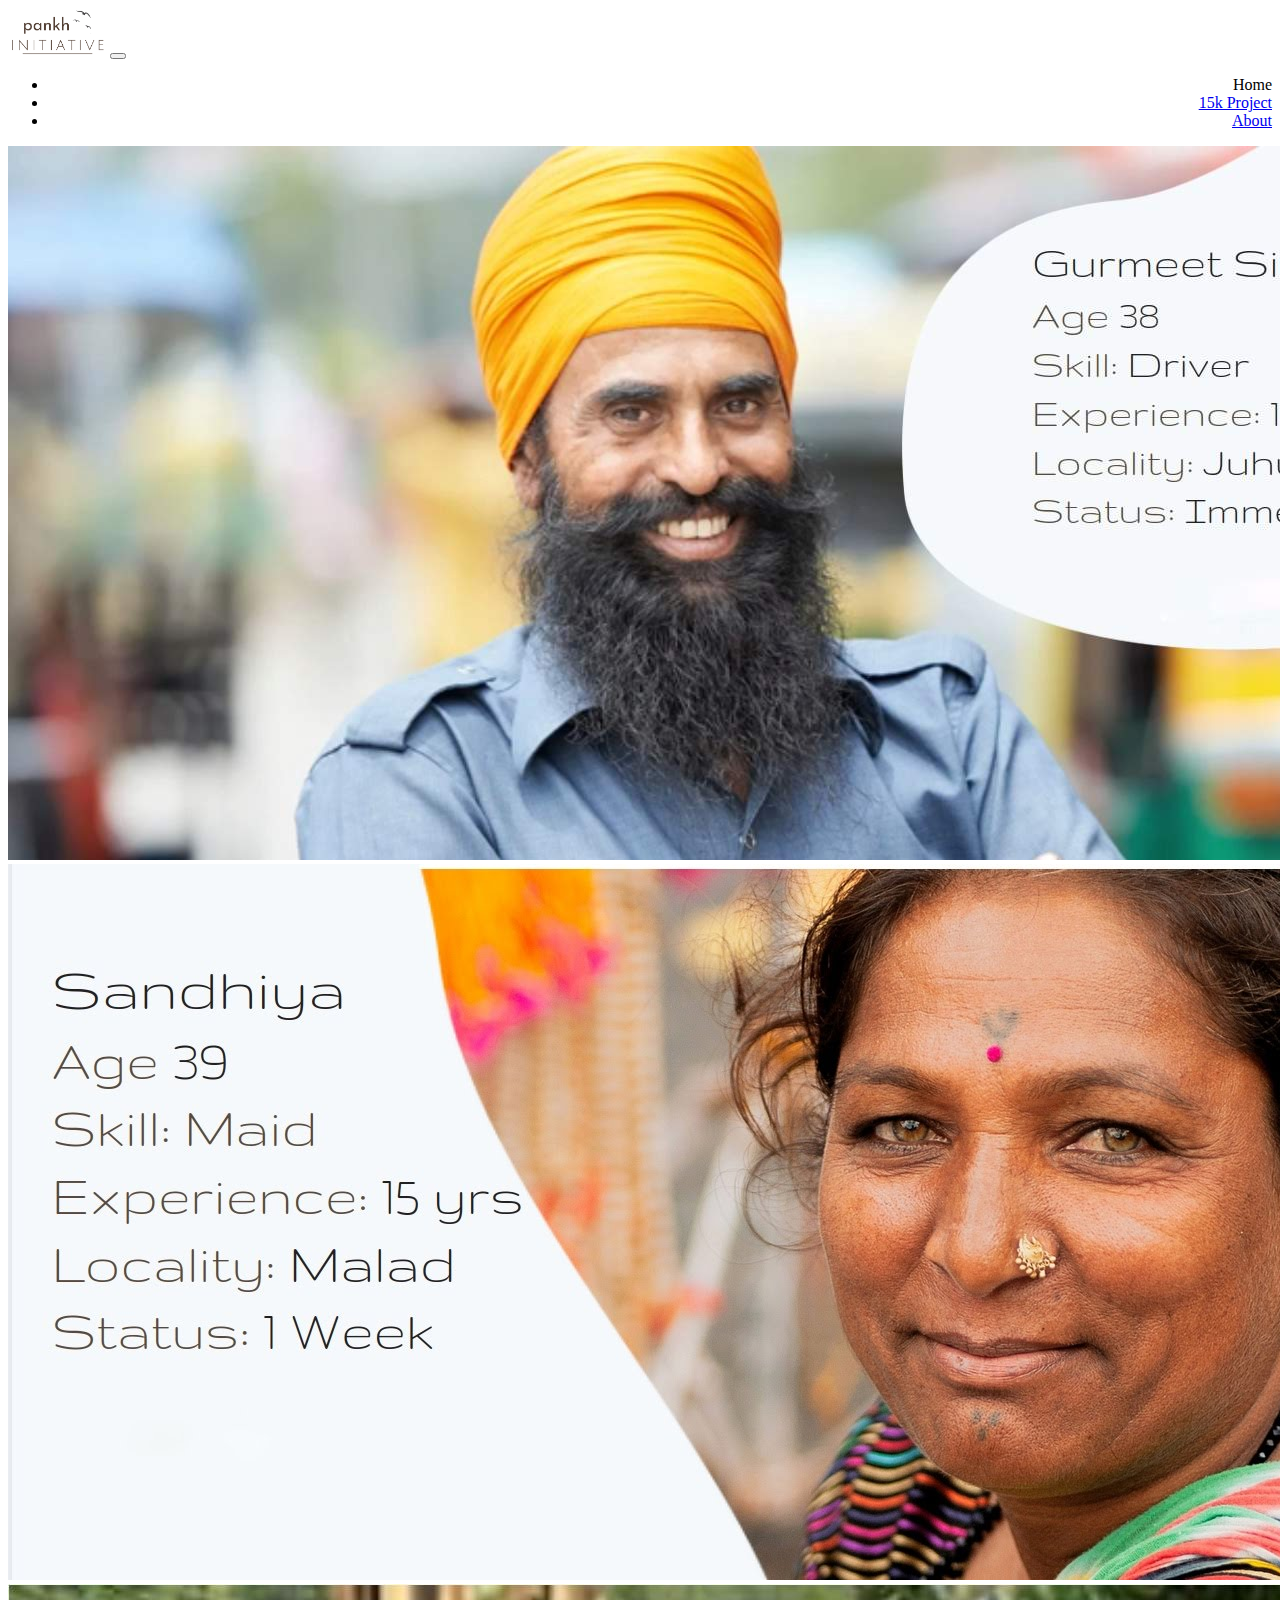
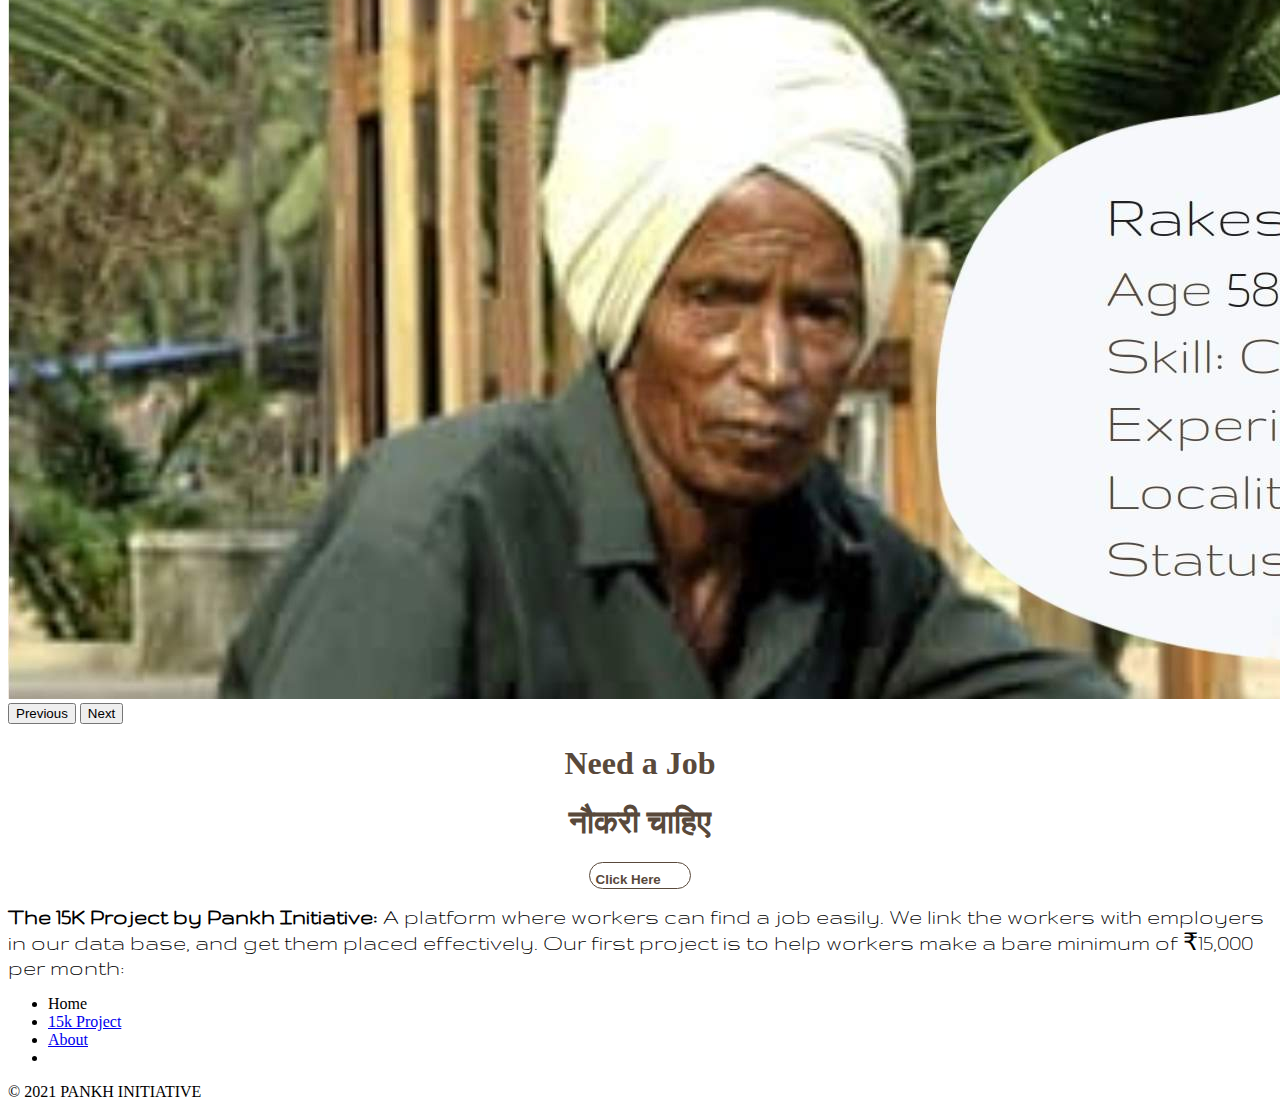
<file: index.html>
<!doctype html>
<html lang="en">

<head>
    <!-- Required meta tags -->
    <meta charset="utf-8">
    <meta name="viewport" content="width=device-width, initial-scale=1">

    <!-- Bootstrap CSS -->
    <link href="https://cdn.jsdelivr.net/npm/bootstrap@5.1.0/dist/css/bootstrap.min.css" rel="stylesheet" integrity="sha384-KyZXEAg3QhqLMpG8r+8fhAXLRk2vvoC2f3B09zVXn8CA5QIVfZOJ3BCsw2P0p/We" crossorigin="anonymous">

    <title>Pankh Initiative</title>
    <link rel="stylesheet" href="style.css">
    <link rel="preconnect" href="https://fonts.googleapis.com">
    <link rel="preconnect" href="https://fonts.gstatic.com" crossorigin>
    <link href="https://fonts.googleapis.com/css2?family=Gruppo&display=swap" rel="stylesheet">
</head>

<body>

    <nav class="navbar sticky-top navbar-expand-lg navbar-light bg-light">
        <div class="container-fluid">
            <a class="navbar-brand" href=""><img src="static/img/logo.png" alt="" style="height: 3rem;"></a>
            <button class="navbar-toggler" type="button" data-bs-toggle="collapse" data-bs-target="#navbarText" aria-controls="navbarText" aria-expanded="false" aria-label="Toggle navigation">
            <span class="navbar-toggler-icon"></span>
          </button>
            <div class="collapse navbar-collapse" id="navbarText">
                <ul class="navbar-nav ms-auto mb-2 mb-lg-0" style="text-align: right;">
                    <li class="nav-item">
                        <a class="nav-link active" aria-current="page">Home</a>
                    </li>
                    <li class="nav-item">
                        <a class="nav-link" href="15kproject/">15k Project</a>
                    </li>
                    <li class="nav-item">
                        <a class="nav-link" href="About">About</a>
                    </li>
                </ul>
            </div>
        </div>
    </nav>


    <div id="carouselExampleInterval" class="carousel slide" data-bs-ride="carousel">
        <div class="carousel-inner">
            <div class="carousel-item active" data-bs-interval="2000">
                <img src="static/img/5.jpg" class="d-block w-100" alt="...">
            </div>
            <div class="carousel-item" data-bs-interval="2000">
                <img src="static/img/6.jpg" class="d-block w-100" alt="...">
            </div>
            <div class="carousel-item" data-bs-interval="2000">
                <img src="static/img/8.jpg" class="d-block w-100" alt="...">
            </div>
        </div>
        <button class="carousel-control-prev" type="button" data-bs-target="#carouselExampleInterval" data-bs-slide="prev">
          <span class="carousel-control-prev-icon" aria-hidden="true"></span>
          <span class="visually-hidden">Previous</span>
        </button>
        <button class="carousel-control-next" type="button" data-bs-target="#carouselExampleInterval" data-bs-slide="next">
          <span class="carousel-control-next-icon" aria-hidden="true"></span>
          <span class="visually-hidden">Next</span>
        </button>
    </div>
    <div></div>
    <!-- <div class="container" style="padding:1rem 2rem 0rem 20%;">
        <img class="background-image" src="static/img/birds.png" alt="">
    </div> -->



    <div class="container" style="text-align: center;margin-top: 1rem;">
        <header>
            <h1 class="headtext" id="text1">Need a Job</h1>
            <h1 class="headtext" id="text2">नौकरी चाहिए</h1>
        </header>
        <div class="center textss">
            <a href="../Employee/" style="text-decoration: inherit;color: inherit;">
                <button style="border: 1px solid rgb(89 73 59);background-color: white;border-radius: 25px;font-weight: 700;color: #59493b; ">Click Here 
          <svg xmlns="http://www.w3.org/2000/svg" width="20" height="20" fill="currentColor" class="bi bi-arrow-up-short" viewBox="0 0 16 16">
            <path fill-rule="evenodd" d="M8 12a.5.5 0 0 0 .5-.5V5.707l2.146 2.147a.5.5 0 0 0 .708-.708l-3-3a.5.5 0 0 0-.708 0l-3 3a.5.5 0 1 0 .708.708L7.5 5.707V11.5a.5.5 0 0 0 .5.5z"/>
            <animate
    attributeName="fill"
    values="#212529;#ffffff"
    begin="0s"
    dur="1s"
    calcMode="discrete"
    repeatCount="indefinite"
  />
          </svg>
        </button></a>
        </div>
    </div>
    <div class="container" style="margin-top: 1rem;">
        <p class="texts">
            <strong>The 15K Project by Pankh Initiative:</strong> A platform where workers can find a job easily. We link the workers with employers in our data base, and get them placed effectively. Our first project is to help workers make a bare minimum
            of ₹15,000 per month:
        </p>
    </div>

    <div class="container" style="margin-bottom: 0;">
        <footer class="py-3 my-4">
            <ul class="nav justify-content-center border-bottom pb-3 mb-3">
                <li class="nav-item"><a class="nav-link px-2 text-muted">Home</a></li>
                <li class="nav-item"><a href="15kproject/" class="nav-link px-2 text-muted">15k Project</a></li>
                <li class="nav-item"><a href="About/" class="nav-link px-2 text-muted">About</a></li>
                <li class="nav-item">
                    <a href="#" class="nav-link px-2 text-muted"> </a>
                </li>
            </ul>
            <p class="text-center text-muted">© 2021 PANKH INITIATIVE</p>
        </footer>
    </div>
    <!-- Optional JavaScript; choose one of the two! -->

    <!-- Option 1: Bootstrap Bundle with Popper -->
    <script src="https://cdn.jsdelivr.net/npm/bootstrap@5.1.0/dist/js/bootstrap.bundle.min.js" integrity="sha384-U1DAWAznBHeqEIlVSCgzq+c9gqGAJn5c/t99JyeKa9xxaYpSvHU5awsuZVVFIhvj" crossorigin="anonymous"></script>

    <!-- Option 2: Separate Popper and Bootstrap JS -->
    <!--
    <script src="https://cdn.jsdelivr.net/npm/@popperjs/core@2.9.3/dist/umd/popper.min.js" integrity="sha384-eMNCOe7tC1doHpGoWe/6oMVemdAVTMs2xqW4mwXrXsW0L84Iytr2wi5v2QjrP/xp" crossorigin="anonymous"></script>
    <script src="https://cdn.jsdelivr.net/npm/bootstrap@5.1.0/dist/js/bootstrap.min.js" integrity="sha384-cn7l7gDp0eyniUwwAZgrzD06kc/tftFf19TOAs2zVinnD/C7E91j9yyk5//jjpt/" crossorigin="anonymous"></script>
    -->
</body>

</html>
</file>
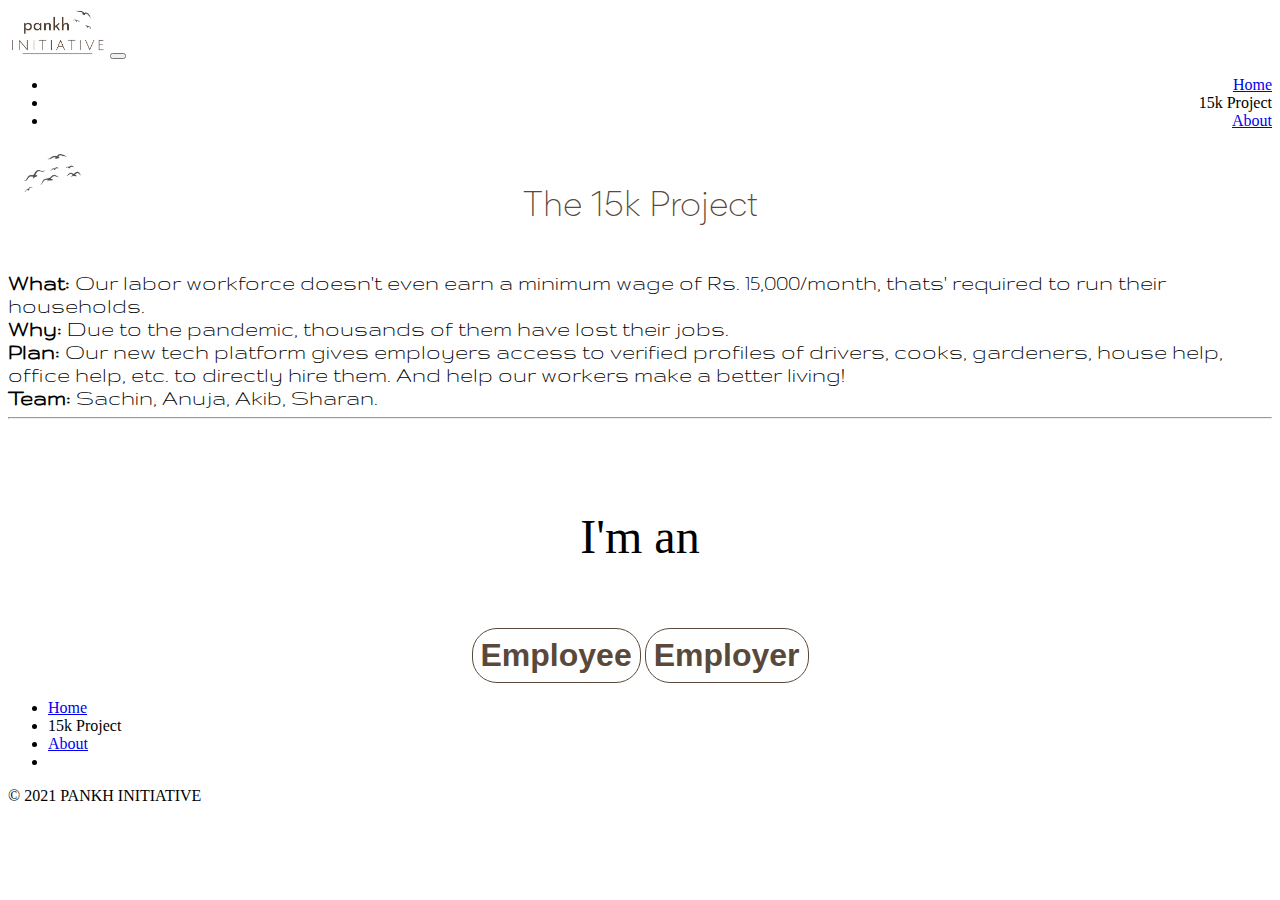
<file: 15kproject/index.html>
<!doctype html>
<html lang="en">

<head>
    <!-- Required meta tags -->
    <meta charset="utf-8">
    <meta name="viewport" content="width=device-width, initial-scale=1">

    <!-- Bootstrap CSS -->
    <link href="https://cdn.jsdelivr.net/npm/bootstrap@5.1.0/dist/css/bootstrap.min.css" rel="stylesheet" integrity="sha384-KyZXEAg3QhqLMpG8r+8fhAXLRk2vvoC2f3B09zVXn8CA5QIVfZOJ3BCsw2P0p/We" crossorigin="anonymous">

    <title>15k Project | Pankh</title>
    <link rel="stylesheet" href="../style.css">
    <link rel="preconnect" href="https://fonts.googleapis.com">
    <link rel="preconnect" href="https://fonts.gstatic.com" crossorigin>
    <link href="https://fonts.googleapis.com/css2?family=Gruppo&display=swap" rel="stylesheet">
</head>

<body>

    <nav class="navbar sticky-top navbar-expand-lg navbar-light bg-light">
        <div class="container-fluid">
            <a class="navbar-brand" href="../"><img src="../static/img/logo.png" alt="" style="height: 3rem;"></a>
            <button class="navbar-toggler" type="button" data-bs-toggle="collapse" data-bs-target="#navbarText" aria-controls="navbarText" aria-expanded="false" aria-label="Toggle navigation">
            <span class="navbar-toggler-icon"></span>
          </button>
            <div class="collapse navbar-collapse" id="navbarText">
                <ul class="navbar-nav ms-auto mb-2 mb-lg-0" style="text-align: right;">
                    <li class="nav-item">
                        <a class="nav-link active" href="../">Home</a>
                    </li>
                    <li class="nav-item">
                        <a class="nav-link active" aria-current="page">15k Project</a>
                    </li>
                    <li class="nav-item">
                        <a class="nav-link" href="../About/">About</a>
                    </li>
                </ul>
            </div>
        </div>
    </nav>

    <div class="container">
        <img class="background-image-1" src="../static/img/birds.png" alt="">
    </div>
    <br>

    <h1 class="headings-1" id="About" style="text-align: center;">
        The 15k Project
    </h1>
    <div class="container">
        <br>

        <p class="texts-1"><b>What:</b> Our labor workforce doesn't even earn a minimum wage of Rs. 15,000/month, thats' required to run their households.</p>
        <p class="texts-1"><b>Why:</b> Due to the pandemic, thousands of them have lost their jobs.
        </p>
        <p class="texts-1"><b>Plan:</b> Our new tech platform gives employers access to verified profiles of drivers, cooks, gardeners, house help, office help, etc. to directly hire them. And help our workers make a better living!</p>
        <p class="texts-1"><b style="font-weight: 900;">Team: </b>Sachin, Anuja, Akib, Sharan.
        </p>

    </div>
    <hr>
    <div class="container" style="text-align: center;margin-top: 10vh;">
        <p style="font-size: 3rem;">
            I'm an</p>
        <div class="row">
            <a href="../Employee/" style="text-decoration: none!important;box-shadow: none;color: black;">
                <button style="border: 1px solid rgb(89 73 59);background-color: white;border-radius: 25px;font-weight: 700;color: #59493b;margin-top: 1rem;font-size: 2rem;padding: 0.5rem;"> Employee </button>
            </a>
            <a href="https://docs.google.com/forms/d/e/1FAIpQLSe1y1gq4U_l_SNQ5Rze3tQrpK4g1e5ggTI0hrj54bv21ztglA/viewform?usp=sf_link" target="_blank" style="text-decoration: none;color: black ">
                <button style="border: 1px solid rgb(89 73 59);background-color: white;border-radius: 25px;font-weight: 700;color: #59493b;margin-top: 1rem;font-size: 2rem;padding: 0.5rem;"> Employer </button>
            </a>
        </div>
    </div>

    <div class="container ">
        <footer class="py-3 my-4 ">
            <ul class="nav justify-content-center border-bottom pb-3 mb-3 ">
                <li class="nav-item "><a class="nav-link px-2 text-muted " href="../ ">Home</a></li>
                <li class="nav-item "><a class="nav-link px-2 text-muted ">15k Project</a></li>
                <li class="nav-item "><a href="../About/ " class="nav-link px-2 text-muted ">About</a></li>
                <li class="nav-item ">
                    <a href="# " class="nav-link px-2 text-muted "> </a>
                </li>
            </ul>
            <p class="text-center text-muted ">© 2021 PANKH INITIATIVE</p>
        </footer>
    </div>
    <!-- Optional JavaScript; choose one of the two! -->

    <!-- Option 1: Bootstrap Bundle with Popper -->
    <script src="https://cdn.jsdelivr.net/npm/bootstrap@5.1.0/dist/js/bootstrap.bundle.min.js " integrity="sha384-U1DAWAznBHeqEIlVSCgzq+c9gqGAJn5c/t99JyeKa9xxaYpSvHU5awsuZVVFIhvj " crossorigin="anonymous "></script>

    <!-- Option 2: Separate Popper and Bootstrap JS -->
    <!--
    <script src="https://cdn.jsdelivr.net/npm/@popperjs/core@2.9.3/dist/umd/popper.min.js " integrity="sha384-eMNCOe7tC1doHpGoWe/6oMVemdAVTMs2xqW4mwXrXsW0L84Iytr2wi5v2QjrP/xp " crossorigin="anonymous "></script>
    <script src="https://cdn.jsdelivr.net/npm/bootstrap@5.1.0/dist/js/bootstrap.min.js " integrity="sha384-cn7l7gDp0eyniUwwAZgrzD06kc/tftFf19TOAs2zVinnD/C7E91j9yyk5//jjpt/ " crossorigin="anonymous "></script>
    -->
</body>

</html>
</file>
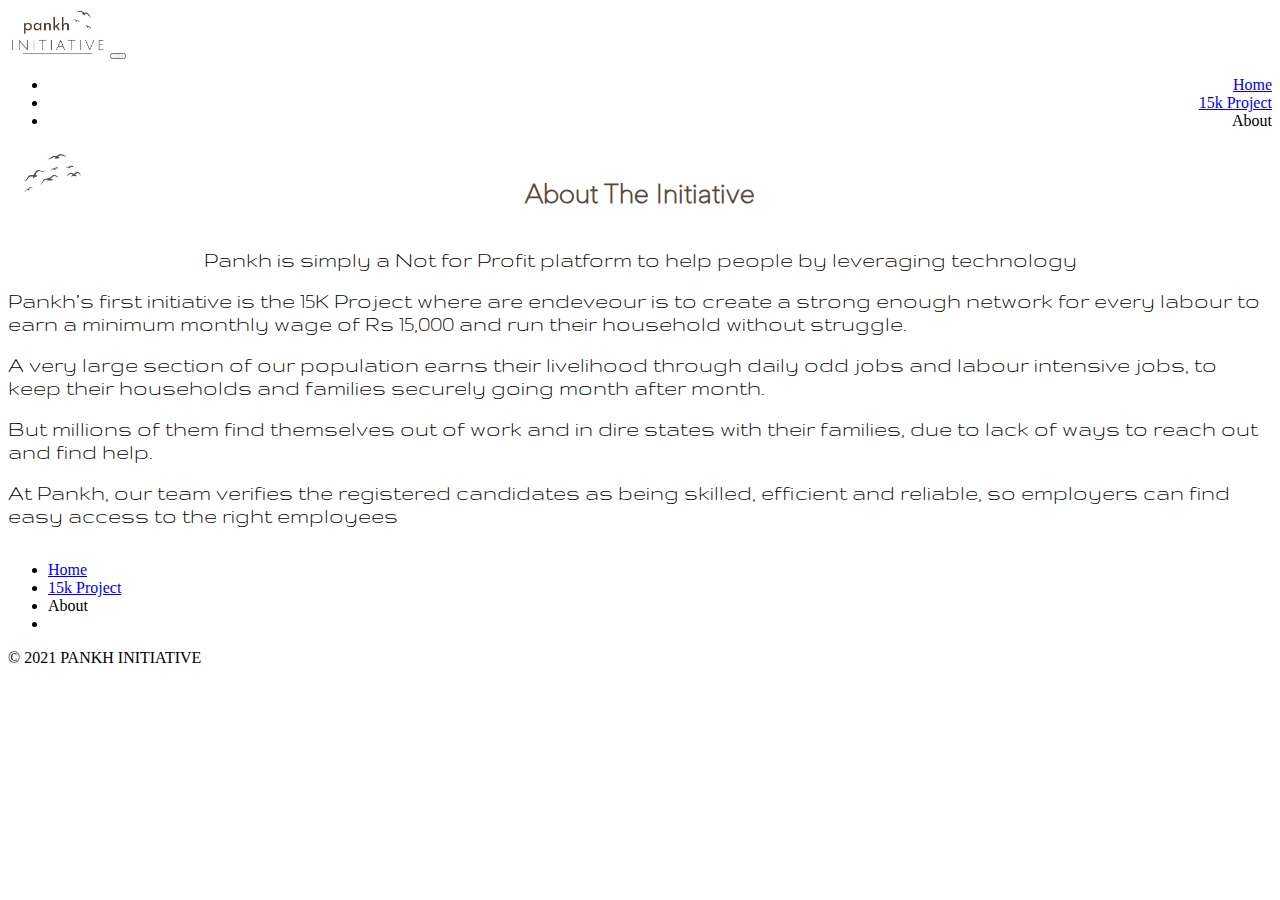
<file: About/index.html>
<!doctype html>
<html lang="en">

<head>
    <!-- Required meta tags -->
    <meta charset="utf-8">
    <meta name="viewport" content="width=device-width, initial-scale=1">

    <!-- Bootstrap CSS -->
    <link href="https://cdn.jsdelivr.net/npm/bootstrap@5.1.0/dist/css/bootstrap.min.css" rel="stylesheet" integrity="sha384-KyZXEAg3QhqLMpG8r+8fhAXLRk2vvoC2f3B09zVXn8CA5QIVfZOJ3BCsw2P0p/We" crossorigin="anonymous">

    <title>About | Pankh</title>
    <link rel="stylesheet" href="../style.css">
    <link rel="preconnect" href="https://fonts.googleapis.com">
    <link rel="preconnect" href="https://fonts.gstatic.com" crossorigin>
    <link href="https://fonts.googleapis.com/css2?family=Gruppo&display=swap" rel="stylesheet">
</head>

<body>

    <nav class="navbar sticky-top navbar-expand-lg navbar-light bg-light">
        <div class="container-fluid">
            <a class="navbar-brand" href="../"><img src="../static/img/logo.png" alt="" style="height: 3rem;"></a>
            <button class="navbar-toggler" type="button" data-bs-toggle="collapse" data-bs-target="#navbarText" aria-controls="navbarText" aria-expanded="false" aria-label="Toggle navigation">
            <span class="navbar-toggler-icon"></span>
          </button>
            <div class="collapse navbar-collapse" id="navbarText">
                <ul class="navbar-nav ms-auto mb-2 mb-lg-0" style="text-align: right;">
                    <li class="nav-item">
                        <a class="nav-link active" href="../">Home</a>
                    </li>
                    <li class="nav-item">
                        <a class="nav-link" href="../15kproject/">15k Project</a>
                    </li>
                    <li class="nav-item">
                        <a class="nav-link active" aria-current="page">About</a>
                    </li>
                </ul>
            </div>
        </div>
    </nav>

    <div class="container">
        <img class="background-image-1" src="../static/img/birds.png" alt="">
    </div>
    <br>

    <h1 class="headings" id="About" style="text-align: center;font-weight: 700;">
        About The Initiative
    </h1>
    <div class="container">
        <br>
        <p class="texts" style="text-align: center;">Pankh is simply a Not for Profit platform to help people by leveraging technology</p>
        <br>

        <p class="texts">Pankh’s first initiative is the 15K Project where are endeveour is to create a strong enough network for every labour to earn a minimum monthly wage of Rs 15,000 and run their household without struggle.</p>
        <br>
        <p class="texts">A very large section of our population earns their livelihood through daily odd jobs and labour intensive jobs, to keep their households and families securely going month after month.</p>
        <br>
        <p class="texts">But millions of them find themselves out of work and in dire states with their families, due to lack of ways to reach out and find help.</p>
        <br>
        <p class="texts">At Pankh, our team verifies the registered candidates as being skilled, efficient and reliable, so employers can find easy access to the right employees</p>
        <br>
    </div>
    <div class="container">
        <footer class="py-3 my-4">
            <ul class="nav justify-content-center border-bottom pb-3 mb-3">
                <li class="nav-item"><a class="nav-link px-2 text-muted" href="../">Home</a></li>
                <li class="nav-item"><a href="../15kproject/" class="nav-link px-2 text-muted">15k Project</a></li>
                <li class="nav-item"><a class="nav-link px-2 text-muted">About</a></li>
                <li class="nav-item">
                    <a href="#" class="nav-link px-2 text-muted"> </a>
                </li>
            </ul>
            <p class="text-center text-muted">© 2021 PANKH INITIATIVE</p>
        </footer>
    </div>
    <!-- Optional JavaScript; choose one of the two! -->

    <!-- Option 1: Bootstrap Bundle with Popper -->
    <script src="https://cdn.jsdelivr.net/npm/bootstrap@5.1.0/dist/js/bootstrap.bundle.min.js" integrity="sha384-U1DAWAznBHeqEIlVSCgzq+c9gqGAJn5c/t99JyeKa9xxaYpSvHU5awsuZVVFIhvj" crossorigin="anonymous"></script>

    <!-- Option 2: Separate Popper and Bootstrap JS -->
    <!--
    <script src="https://cdn.jsdelivr.net/npm/@popperjs/core@2.9.3/dist/umd/popper.min.js" integrity="sha384-eMNCOe7tC1doHpGoWe/6oMVemdAVTMs2xqW4mwXrXsW0L84Iytr2wi5v2QjrP/xp" crossorigin="anonymous"></script>
    <script src="https://cdn.jsdelivr.net/npm/bootstrap@5.1.0/dist/js/bootstrap.min.js" integrity="sha384-cn7l7gDp0eyniUwwAZgrzD06kc/tftFf19TOAs2zVinnD/C7E91j9yyk5//jjpt/" crossorigin="anonymous"></script>
    -->
</body>

</html>
</file>
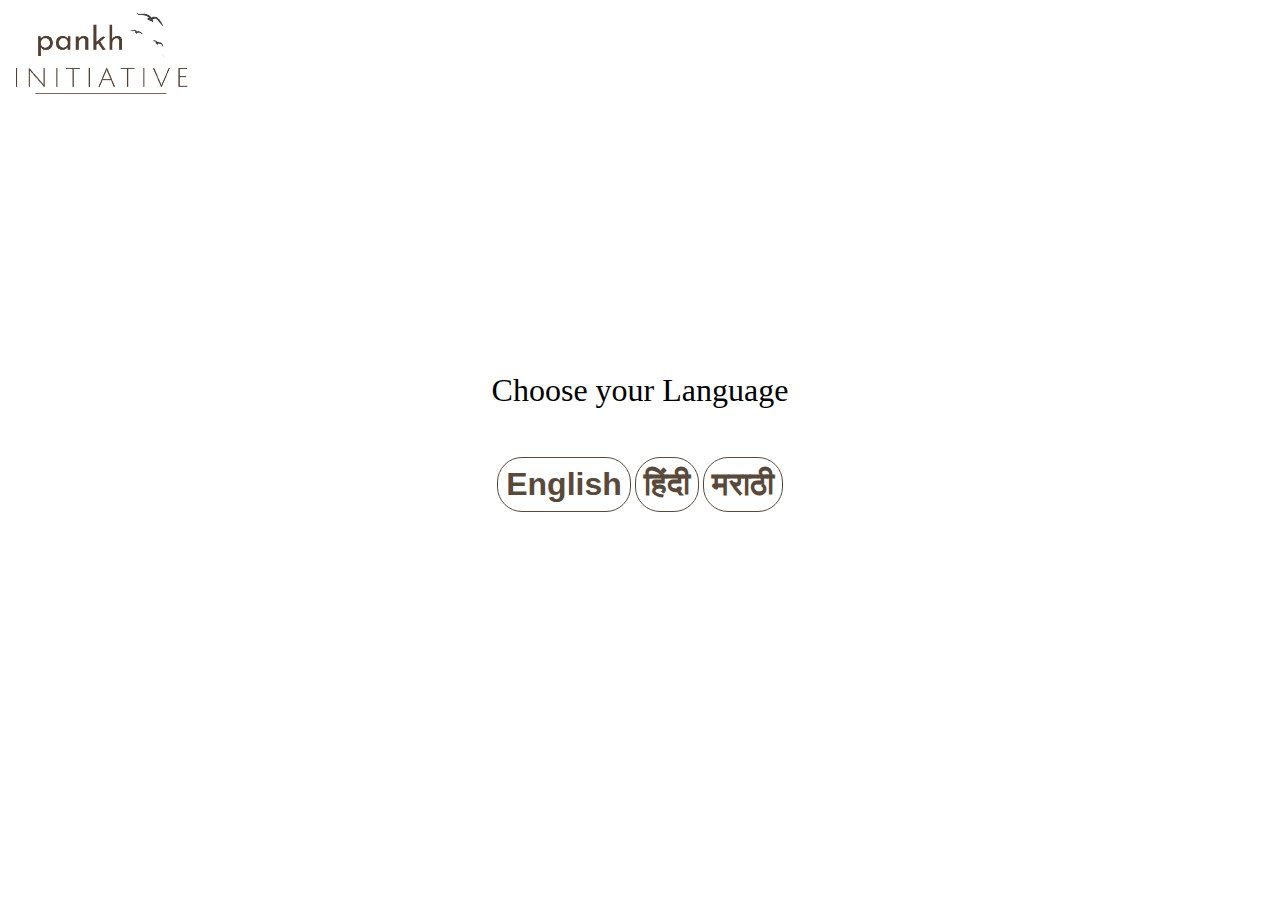
<file: Employee/index.html>
<!doctype html>
<html lang="en">

<head>
    <!-- Required meta tags -->
    <meta charset="utf-8">
    <meta name="viewport" content="width=device-width, initial-scale=1">

    <!-- Bootstrap CSS -->
    <link href="https://cdn.jsdelivr.net/npm/bootstrap@5.1.0/dist/css/bootstrap.min.css" rel="stylesheet" integrity="sha384-KyZXEAg3QhqLMpG8r+8fhAXLRk2vvoC2f3B09zVXn8CA5QIVfZOJ3BCsw2P0p/We" crossorigin="anonymous">

    <title>Employee | Pankh</title>
    <link rel="stylesheet" href="../style.css">
    <link rel="preconnect" href="https://fonts.googleapis.com">
    <link rel="preconnect" href="https://fonts.gstatic.com" crossorigin>
    <link href="https://fonts.googleapis.com/css2?family=Gruppo&display=swap" rel="stylesheet">
</head>

<body>

    <div class="container">
        <a href="../">
            <img src="../static/img/logo.png" alt="" style="height: 10vh;">
        </a>
    </div>

    <div class="container" style="text-align: center;margin-top: 30vh;">
        <p style="font-size: 2rem;">
            Choose your Language</p>
        <div class="row">
            <a href="https://docs.google.com/forms/d/e/1FAIpQLSfECdEJ9iLkMcXR9TxTsrrhbc8wcOq9CVVbprK4qgw3amotLQ/viewform?usp=sf_link" target="_blank" style="text-decoration: none;color: black;">
                <button style="border: 1px solid rgb(89 73 59);background-color: white;border-radius: 25px;font-weight: 700;color: #59493b;margin-top: 1rem;font-size: 2rem;padding: 0.5rem;"> English </button>
            </a>
            <a href="https://docs.google.com/forms/d/e/1FAIpQLSex77xaDCycvlAjWRAZQfNuskCrVIgbGKgF76bCH9e5HOol4g/viewform?usp=sf_link" target="_blank" style="text-decoration: none;color: black;">
                <button style="border: 1px solid rgb(89 73 59);background-color: white;border-radius: 25px;font-weight: 700;color: #59493b;margin-top: 1rem;font-size: 2rem;padding: 0.5rem;"> हिंदी </button>
            </a>
            <a href="https://docs.google.com/forms/d/e/1FAIpQLSd15cFG06bKHBntOviYfnMqzc6-qHCCTgpSpMY7xyDSQ0phHA/viewform?usp=sf_link" target="_blank" style="text-decoration: none;color: black;">
                <button style="border: 1px solid rgb(89 73 59);background-color: white;border-radius: 25px;font-weight: 700;color: #59493b;margin-top: 1rem;font-size: 2rem;padding: 0.5rem;"> मराठी </button>
            </a>
        </div>
    </div>

    <!-- Optional JavaScript; choose one of the two! -->

    <!-- Option 1: Bootstrap Bundle with Popper -->
    <script src="https://cdn.jsdelivr.net/npm/bootstrap@5.1.0/dist/js/bootstrap.bundle.min.js " integrity="sha384-U1DAWAznBHeqEIlVSCgzq+c9gqGAJn5c/t99JyeKa9xxaYpSvHU5awsuZVVFIhvj " crossorigin="anonymous "></script>

    <!-- Option 2: Separate Popper and Bootstrap JS -->
    <!--
    <script src="https://cdn.jsdelivr.net/npm/@popperjs/core@2.9.3/dist/umd/popper.min.js " integrity="sha384-eMNCOe7tC1doHpGoWe/6oMVemdAVTMs2xqW4mwXrXsW0L84Iytr2wi5v2QjrP/xp " crossorigin="anonymous "></script>
    <script src="https://cdn.jsdelivr.net/npm/bootstrap@5.1.0/dist/js/bootstrap.min.js " integrity="sha384-cn7l7gDp0eyniUwwAZgrzD06kc/tftFf19TOAs2zVinnD/C7E91j9yyk5//jjpt/ " crossorigin="anonymous "></script>
    -->
</body>

</html>
</file>
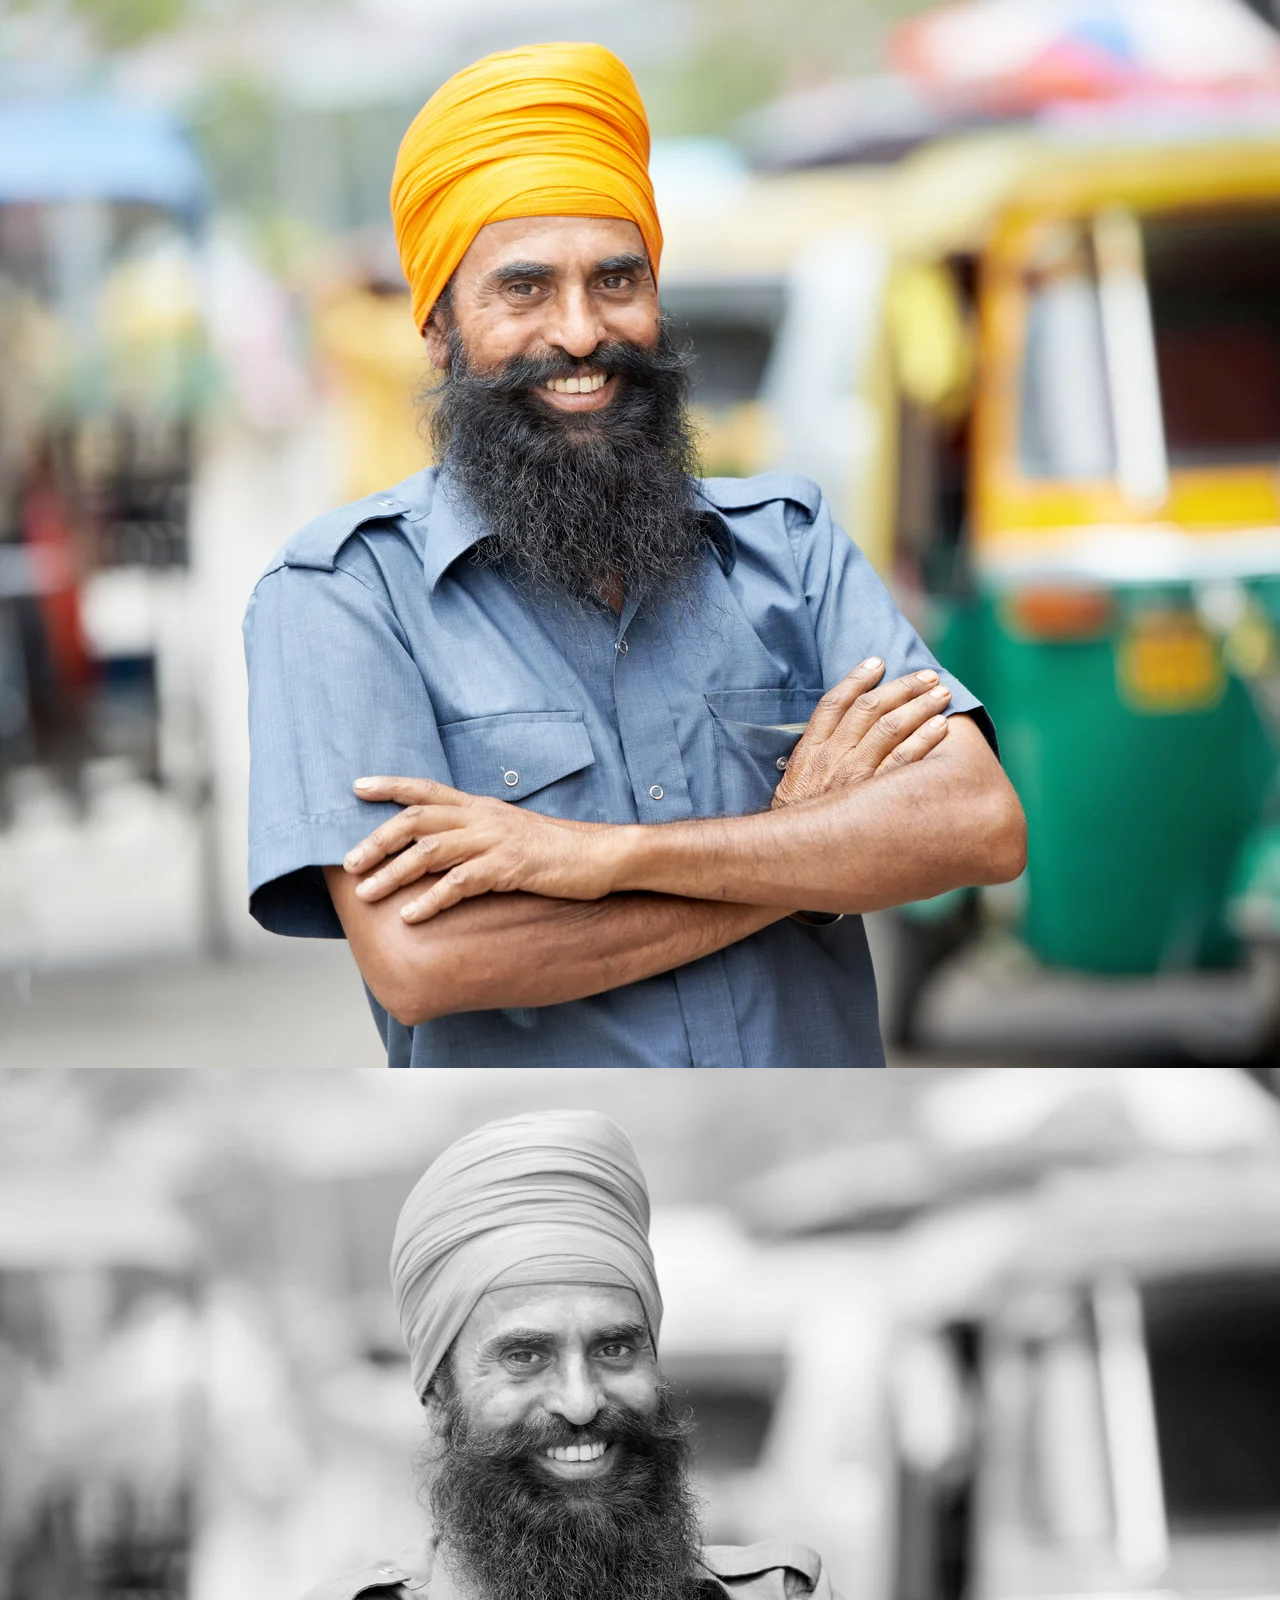
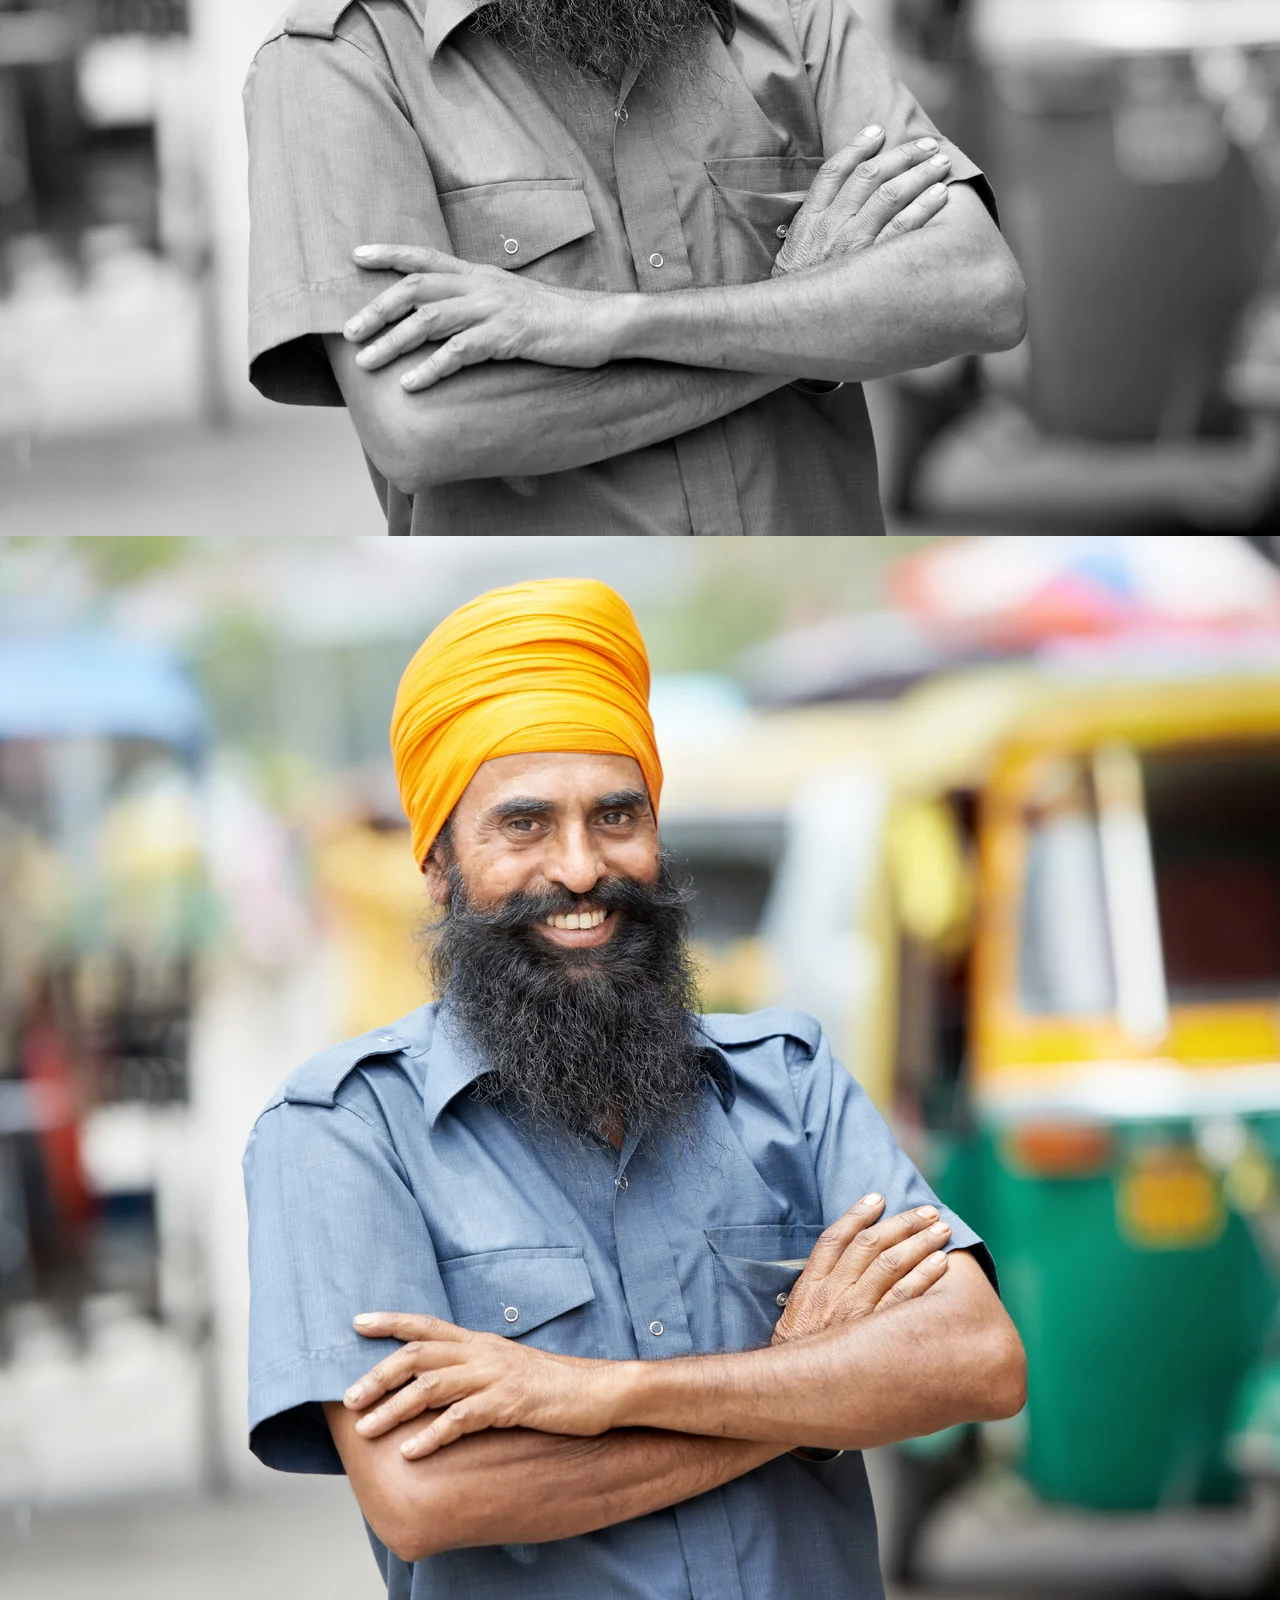
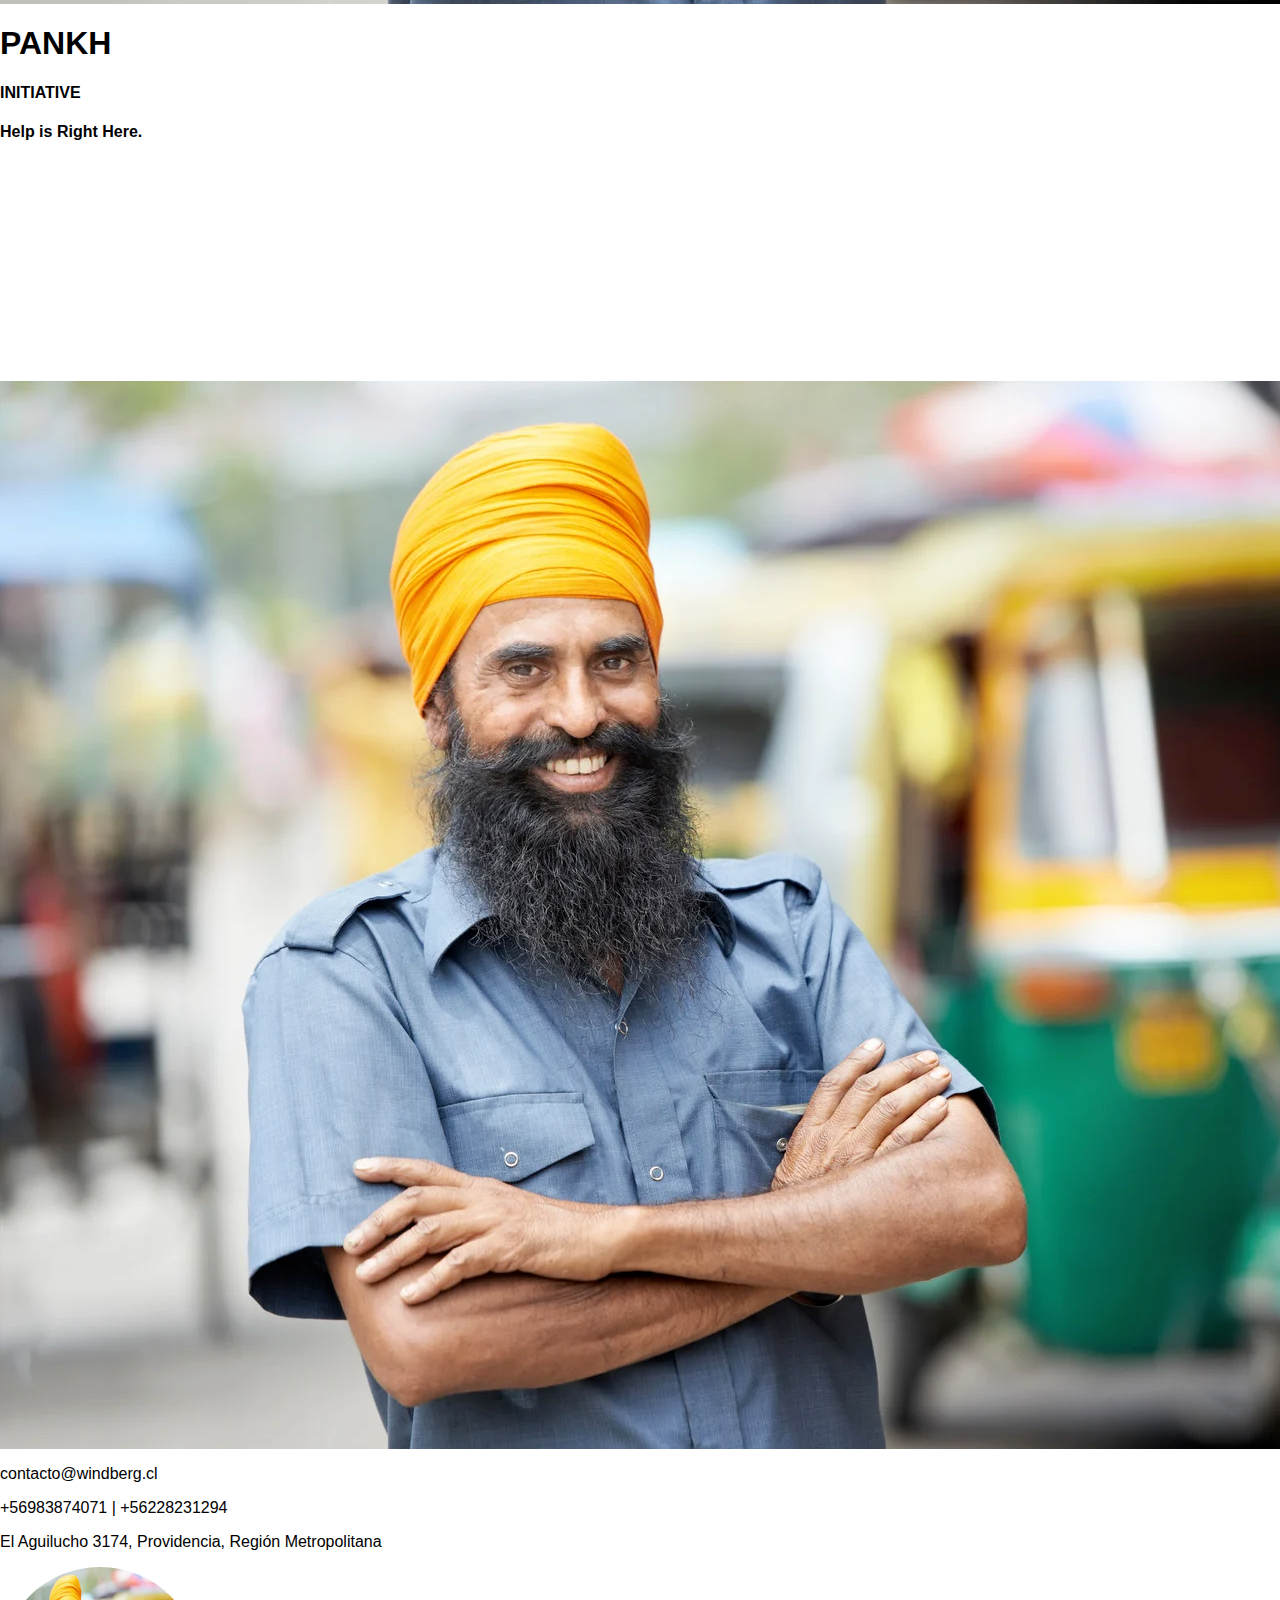
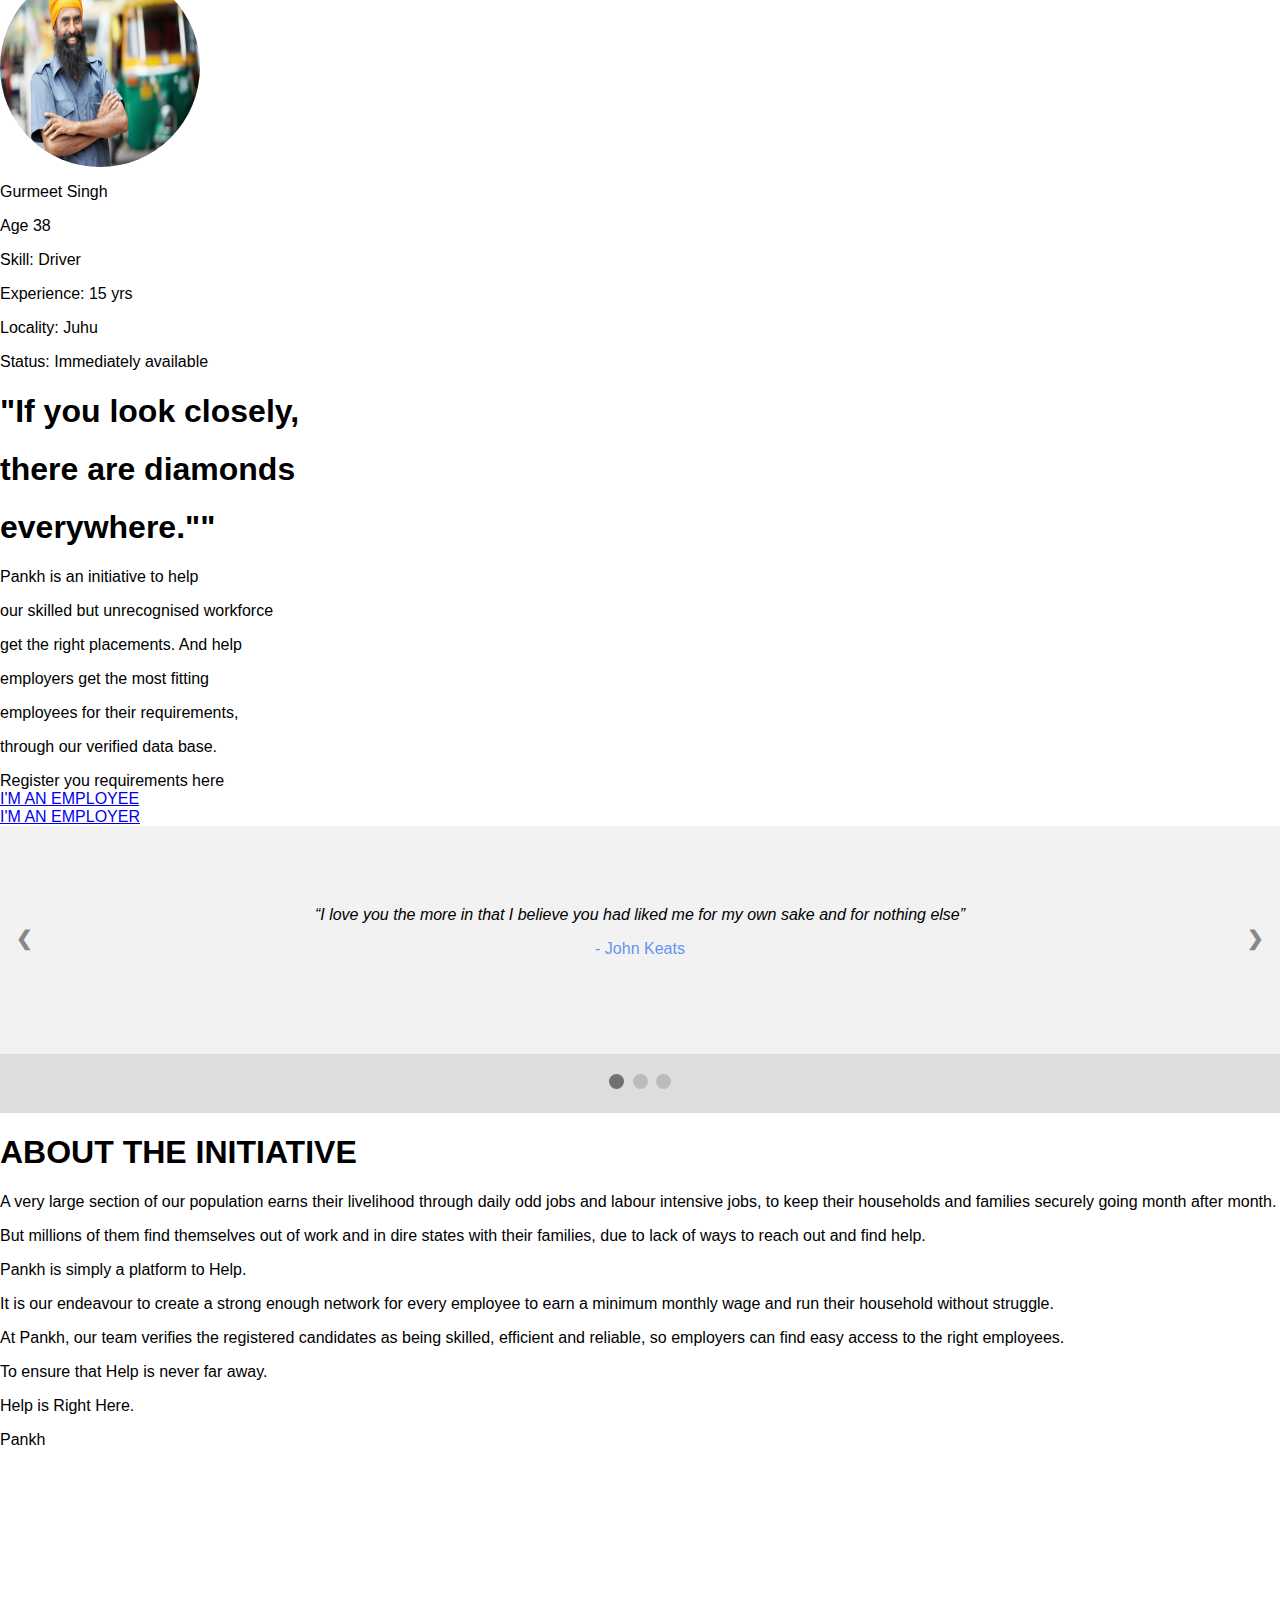
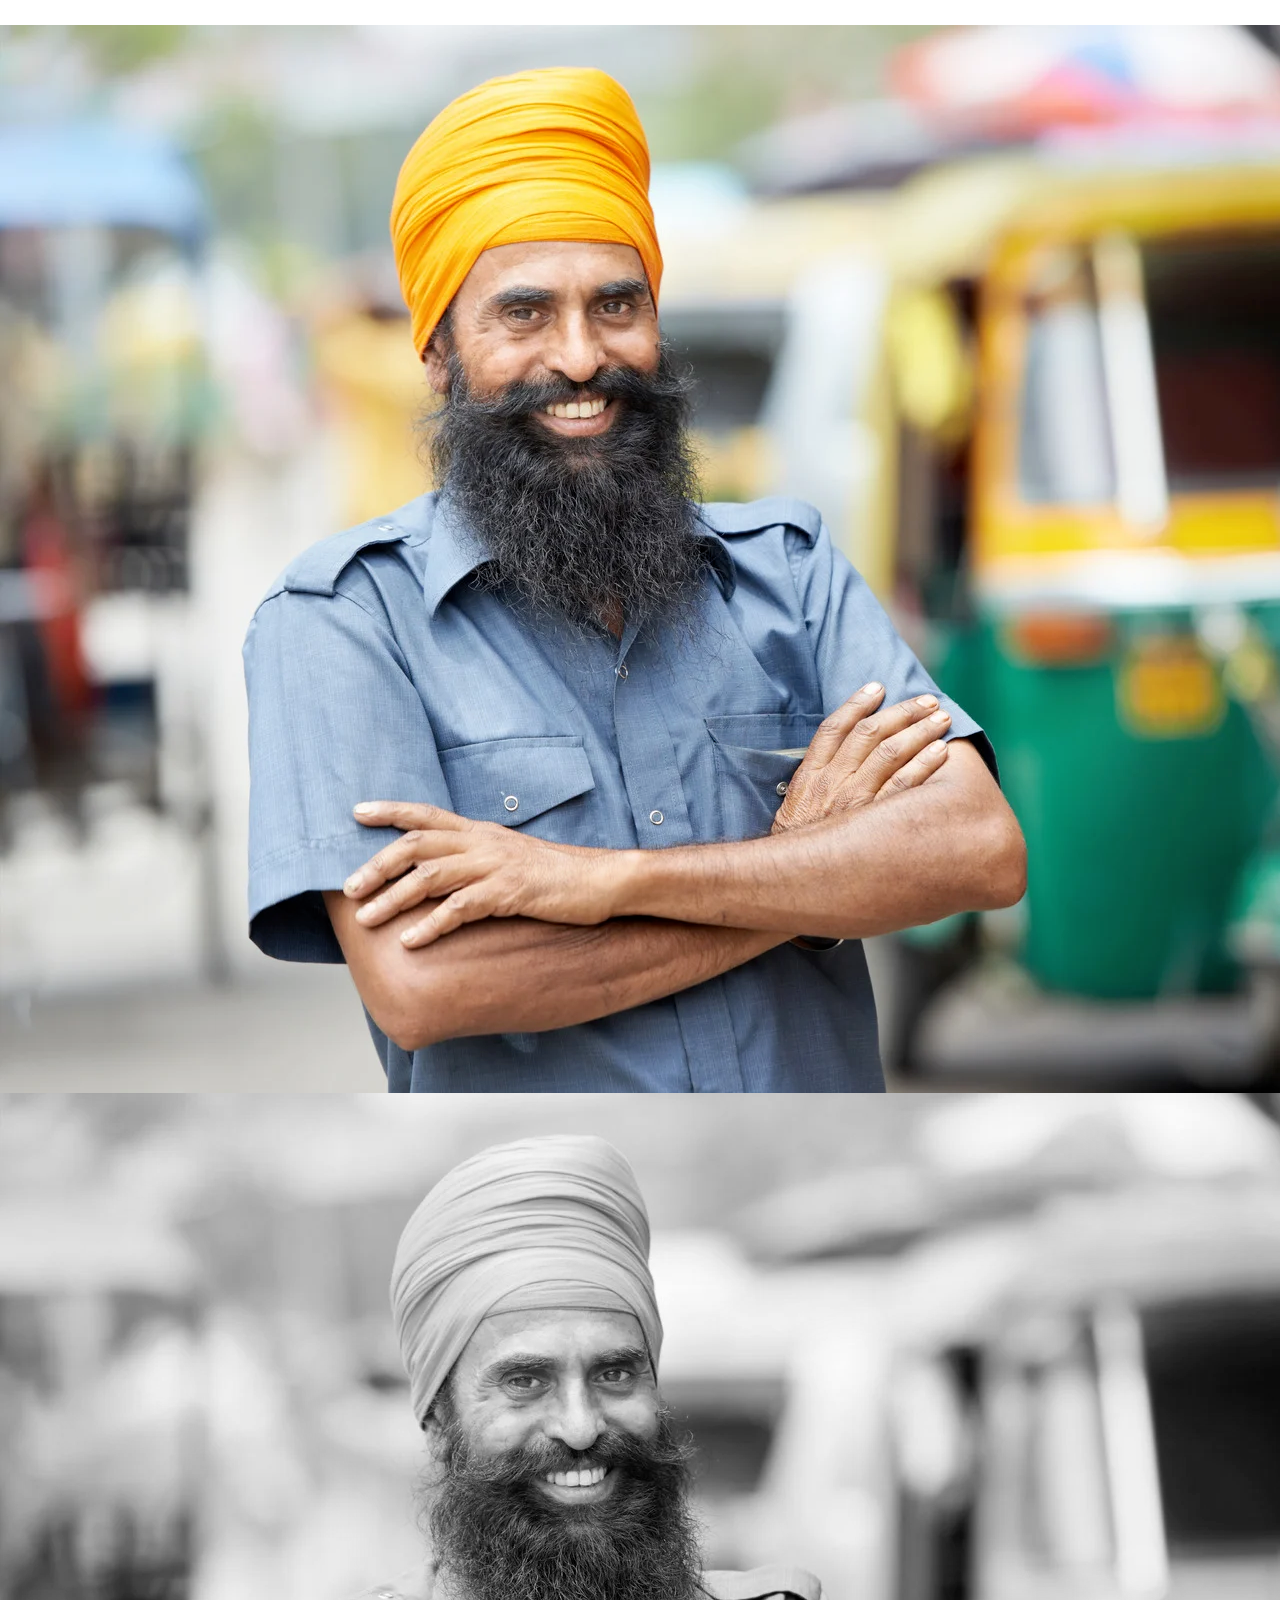
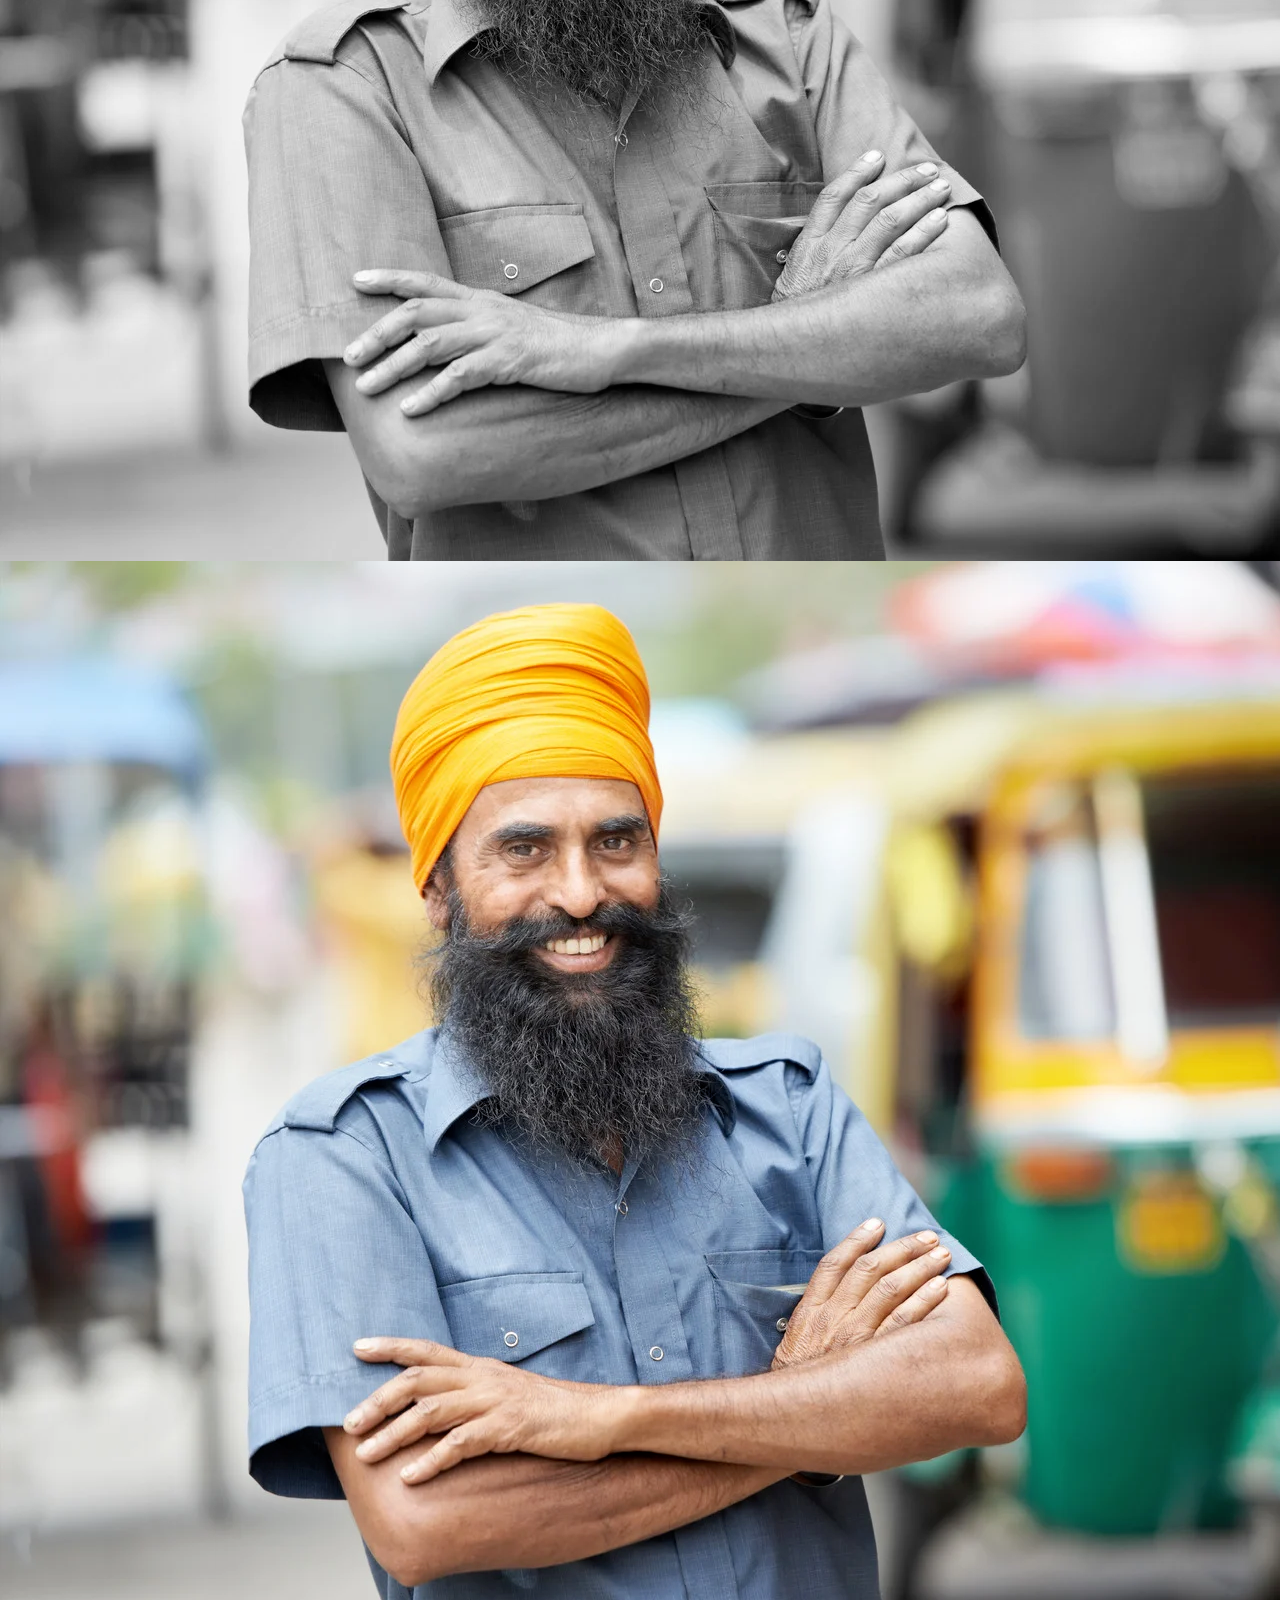
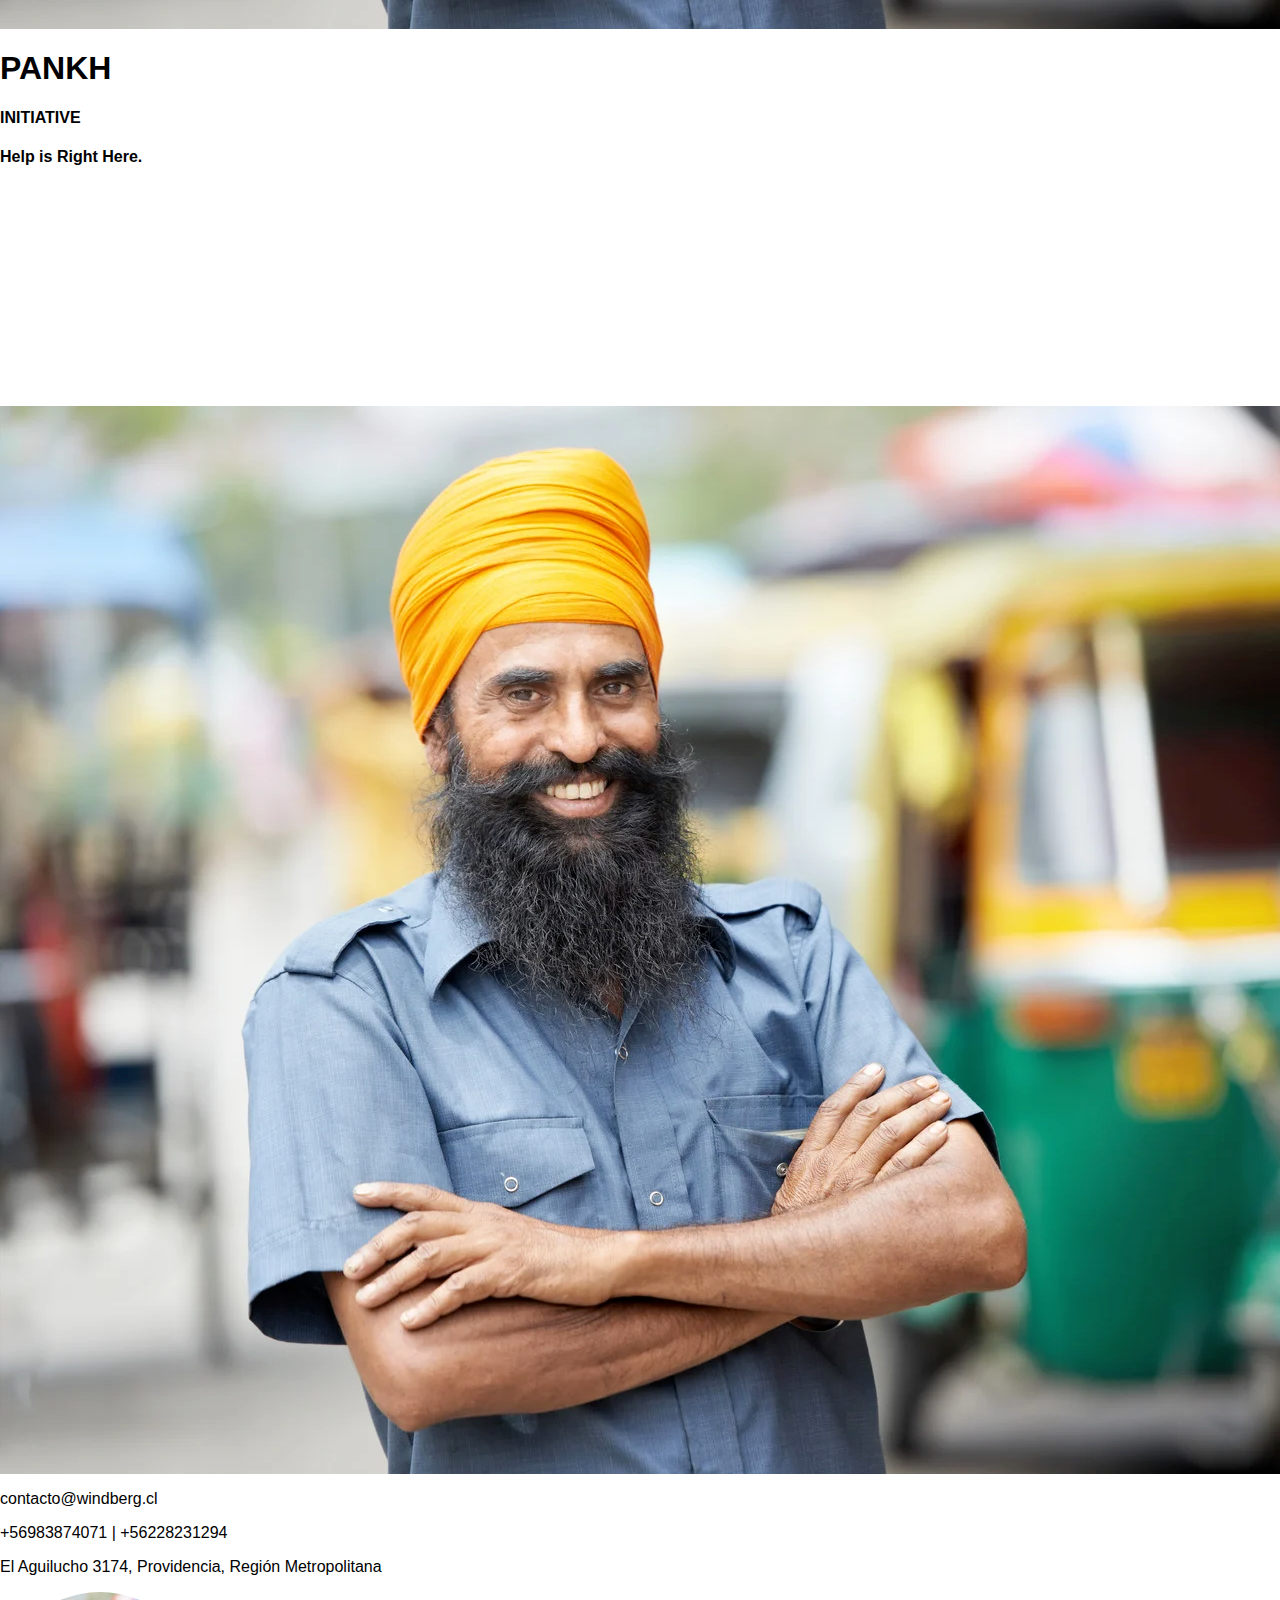
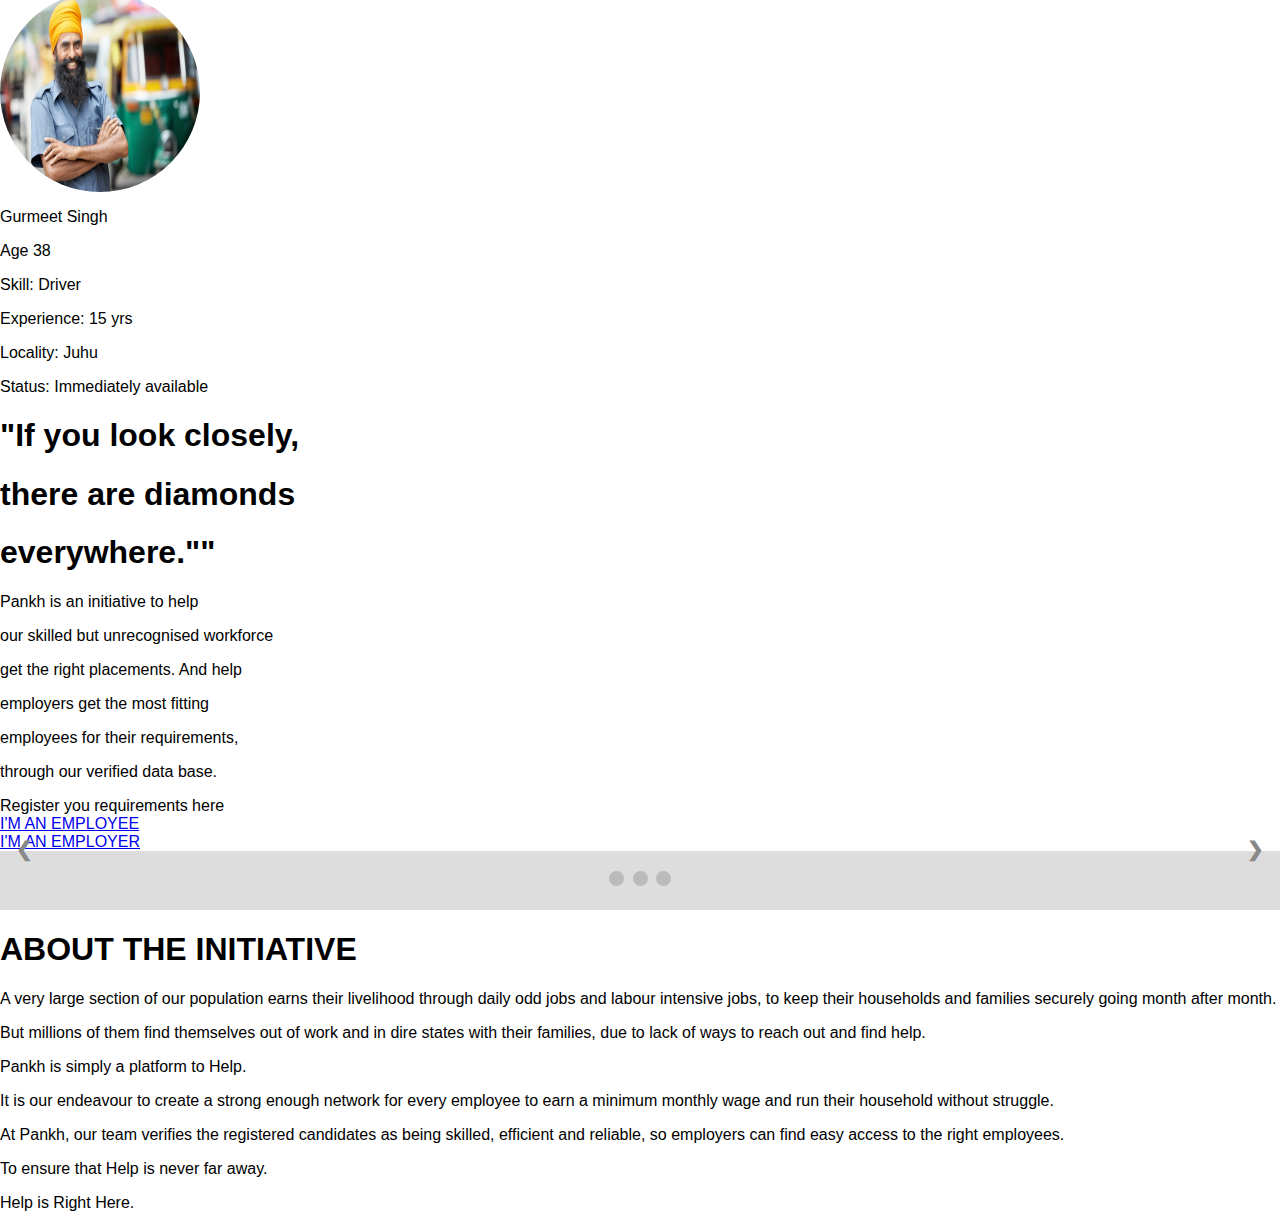
<file: test.html>
<div class="fadein">
    <img id="f3" src="static/img/gurmeet.png" style="object-fit: cover;">
    <img id="f2" src="static/img/gurmeet.png" style="filter:grayscale(1)">
    <img id="f1" src="static/img/gurmeet.png">
</div>



<div class="container">
    <h1>PANKH</h1>
    <h4>INITIATIVE</h4>
    <h4>Help is Right Here.</h4>
</div>


<div class="thumbnail" style="margin-top:15rem;">
    <img src="static/img/gurmeet.png" alt="">
    <div class="caption">
        <p>contacto@windberg.cl</p>
        <p>+56983874071 | +56228231294</p>
        <p>El Aguilucho 3174, Providencia, Región Metropolitana</p>
    </div>
</div>



<div class="container-fluid">

    <div class="flex-container">


        <div class="flex-item-left">
            <img class="img" src="static/img/gurmeet.png" alt="..." style="height: 200px;width: 200px;border-radius: 50%;"></img>
        </div>

        <div class="flex-item-right">
            <p class="People"> Gurmeet Singh</p>
            <p class="People"> Age 38</p>
            <p class="People"> Skill: Driver</p>
            <p class="People"> Experience: 15 yrs</p>
            <p class="People"> Locality: Juhu</p>
            <p class="People"> Status: Immediately available</p>
        </div>
    </div>
</div>
<div class="container">
    <h1 class="People">
        "If you look closely,
    </h1>
    <h1 class="People">
        there are diamonds
    </h1>
    <h1 class="People">
        everywhere.""
    </h1>
</div>
<div class="container">
    <p class="People">Pankh is an initiative to help</p>
    <p class="People">our skilled but unrecognised workforce</p>
    <p class="People">get the right placements. And help</p>
    <p class="People">employers get the most fitting</p>
    <p class="People">employees for their requirements,</p>
    <p class="People">through our verified data base.</p>

</div>
<div class="container">
    Register you requirements here
</div>
<div class="container">
    <div class="row">
        <div class="col-sm text-center"><a href="Music.html">I'M AN EMPLOYEE</a></div>
        <div class="col-sm text-center"><a href="Music.html">I'M AN EMPLOYER</a></div>
    </div>
</div>

<style>
    * {
        box-sizing: border-box
    }
    
    body {
        font-family: Verdana, sans-serif;
        margin: 0
    }
    /* Slideshow container */
    
    .slideshow-container {
        position: relative;
        background: #f1f1f1f1;
    }
    /* Slides */
    
    .mySlides {
        display: none;
        padding: 80px;
        text-align: center;
    }
    /* Next & previous buttons */
    
    .prev,
    .next {
        cursor: pointer;
        position: absolute;
        top: 50%;
        width: auto;
        margin-top: -30px;
        padding: 16px;
        color: #888;
        font-weight: bold;
        font-size: 20px;
        border-radius: 0 3px 3px 0;
        user-select: none;
    }
    /* Position the "next button" to the right */
    
    .next {
        position: absolute;
        right: 0;
        border-radius: 3px 0 0 3px;
    }
    /* On hover, add a black background color with a little bit see-through */
    
    .prev:hover,
    .next:hover {
        background-color: rgba(0, 0, 0, 0.8);
        color: white;
    }
    /* The dot/bullet/indicator container */
    
    .dot-container {
        text-align: center;
        padding: 20px;
        background: #ddd;
    }
    /* The dots/bullets/indicators */
    
    .dot {
        cursor: pointer;
        height: 15px;
        width: 15px;
        margin: 0 2px;
        background-color: #bbb;
        border-radius: 50%;
        display: inline-block;
        transition: background-color 0.6s ease;
    }
    /* Add a background color to the active dot/circle */
    
    .active,
    .dot:hover {
        background-color: #717171;
    }
    /* Add an italic font style to all quotes */
    
    q {
        font-style: italic;
    }
    /* Add a blue color to the author */
    
    .author {
        color: cornflowerblue;
    }
</style>

<div class="slideshow-container">

    <div class="mySlides">
        <q>I love you the more in that I believe you had liked me for my own sake and for nothing else</q>
        <p class="author">- John Keats</p>
    </div>

    <div class="mySlides">
        <q>But man is not made for defeat. A man can be destroyed but not defeated.</q>
        <p class="author">- Ernest Hemingway</p>
    </div>

    <div class="mySlides">
        <q>I have not failed. I've just found 10,000 ways that won't work.</q>
        <p class="author">- Thomas A. Edison</p>
    </div>

    <a class="prev" onclick="plusSlides(-1)">❮</a>
    <a class="next" onclick="plusSlides(1)">❯</a>

</div>

<div class="dot-container">
    <span class="dot" onclick="currentSlide(1)"></span>
    <span class="dot" onclick="currentSlide(2)"></span>
    <span class="dot" onclick="currentSlide(3)"></span>
</div>

<script>
    var slideIndex = 1;
    showSlides(slideIndex);

    function plusSlides(n) {
        showSlides(slideIndex += n);
    }

    function currentSlide(n) {
        showSlides(slideIndex = n);
    }

    function showSlides(n) {
        var i;
        var slides = document.getElementsByClassName("mySlides");
        var dots = document.getElementsByClassName("dot");
        if (n > slides.length) {
            slideIndex = 1
        }
        if (n < 1) {
            slideIndex = slides.length
        }
        for (i = 0; i < slides.length; i++) {
            slides[i].style.display = "none";
        }
        for (i = 0; i < dots.length; i++) {
            dots[i].className = dots[i].className.replace(" active", "");
        }
        slides[slideIndex - 1].style.display = "block";
        dots[slideIndex - 1].className += " active";
    }
</script>

<div class="container">
    <h1>
        ABOUT THE INITIATIVE
    </h1>
    <p>A very large section of our population earns their livelihood through daily odd jobs and labour intensive jobs, to keep their households and families securely going month after month. </p>
    <p>
        But millions of them find themselves out of work and in dire states with their families, due to lack of ways to reach out and find help.
    </p>
    <p>Pankh is simply a platform to Help.</p>
    <p>
        It is our endeavour to create a strong enough network for every employee to earn a minimum monthly wage and run their household without struggle.
    </p>

    <p>
        At Pankh, our team verifies the registered candidates as being skilled, efficient and reliable, so employers can find easy access to the right employees.
    </p>


    <p>To ensure that Help is never far away.</p>
    <p>Help is Right Here.</p>
</div>


<!doctype html>
<html lang="en">

<head>
    <!-- Required meta tags -->
    <meta charset="utf-8">
    <meta name="viewport" content="width=device-width, initial-scale=1">

    <!-- Bootstrap CSS -->
    <link href="https://cdn.jsdelivr.net/npm/bootstrap@5.1.0/dist/css/bootstrap.min.css" rel="stylesheet" integrity="sha384-KyZXEAg3QhqLMpG8r+8fhAXLRk2vvoC2f3B09zVXn8CA5QIVfZOJ3BCsw2P0p/We" crossorigin="anonymous">
    <link rel="stylesheet" href="style.css">
    <title>Hello, world!</title>
</head>

<body>
    <script>
        // When the user scrolls down 50px from the top of the document, resize the header's font size
        window.onscroll = function() {
            scrollFunction()
        };

        function scrollFunction() {
            if (document.body.scrollTop > 60 || document.documentElement.scrollTop > 60) {
                document.getElementById("header").style.fontSize = "3rem";
                document.getElementById("header").style.textAlign = "left";
            } else {
                document.getElementById("header").style.fontSize = "10rem";
                document.getElementById("header").style.textAlign = "center";
            }
        }
    </script>
    <div id="header">Pankh</div>

    <div class="fadein" style="margin-top:11rem;font-size:30px;max-width: 400px;">
        <img id="f3" src="static/img/gurmeet.png" style="object-fit: cover;">
        <img id="f2" src="static/img/gurmeet.png" style="filter:grayscale(1)">
        <img id="f1" src="static/img/gurmeet.png">
    </div>
    <div class="container">
        <h1>PANKH</h1>
        <h4>INITIATIVE</h4>
        <h4>Help is Right Here.</h4>
    </div>


    <div class="thumbnail" style="margin-top:15rem;">
        <img src="static/img/gurmeet.png" alt="">
        <div class="caption">
            <p>contacto@windberg.cl</p>
            <p>+56983874071 | +56228231294</p>
            <p>El Aguilucho 3174, Providencia, Región Metropolitana</p>
        </div>
    </div>



    <div class="container-fluid">

        <div class="flex-container">


            <div class="flex-item-left">
                <img class="img" src="static/img/gurmeet.png" alt="..." style="height: 200px;width: 200px;border-radius: 50%;"></img>
            </div>

            <div class="flex-item-right">
                <p class="People"> Gurmeet Singh</p>
                <p class="People"> Age 38</p>
                <p class="People"> Skill: Driver</p>
                <p class="People"> Experience: 15 yrs</p>
                <p class="People"> Locality: Juhu</p>
                <p class="People"> Status: Immediately available</p>
            </div>
        </div>
    </div>
    <div class="container">
        <h1 class="People">
            "If you look closely,
        </h1>
        <h1 class="People">
            there are diamonds
        </h1>
        <h1 class="People">
            everywhere.""
        </h1>
    </div>
    <div class="container">
        <p class="People">Pankh is an initiative to help</p>
        <p class="People">our skilled but unrecognised workforce</p>
        <p class="People">get the right placements. And help</p>
        <p class="People">employers get the most fitting</p>
        <p class="People">employees for their requirements,</p>
        <p class="People">through our verified data base.</p>

    </div>
    <div class="container">
        Register you requirements here
    </div>
    <div class="container">
        <div class="row">
            <div class="col-sm text-center"><a href="Music.html">I'M AN EMPLOYEE</a></div>
            <div class="col-sm text-center"><a href="Music.html">I'M AN EMPLOYER</a></div>
        </div>
    </div>

    <style>
        * {
            box-sizing: border-box
        }
        
        body {
            font-family: Verdana, sans-serif;
            margin: 0
        }
        /* Slideshow container */
        
        .slideshow-container {
            position: relative;
            background: #f1f1f1f1;
        }
        /* Slides */
        
        .mySlides {
            display: none;
            padding: 80px;
            text-align: center;
        }
        /* Next & previous buttons */
        
        .prev,
        .next {
            cursor: pointer;
            position: absolute;
            top: 50%;
            width: auto;
            margin-top: -30px;
            padding: 16px;
            color: #888;
            font-weight: bold;
            font-size: 20px;
            border-radius: 0 3px 3px 0;
            user-select: none;
        }
        /* Position the "next button" to the right */
        
        .next {
            position: absolute;
            right: 0;
            border-radius: 3px 0 0 3px;
        }
        /* On hover, add a black background color with a little bit see-through */
        
        .prev:hover,
        .next:hover {
            background-color: rgba(0, 0, 0, 0.8);
            color: white;
        }
        /* The dot/bullet/indicator container */
        
        .dot-container {
            text-align: center;
            padding: 20px;
            background: #ddd;
        }
        /* The dots/bullets/indicators */
        
        .dot {
            cursor: pointer;
            height: 15px;
            width: 15px;
            margin: 0 2px;
            background-color: #bbb;
            border-radius: 50%;
            display: inline-block;
            transition: background-color 0.6s ease;
        }
        /* Add a background color to the active dot/circle */
        
        .active,
        .dot:hover {
            background-color: #717171;
        }
        /* Add an italic font style to all quotes */
        
        q {
            font-style: italic;
        }
        /* Add a blue color to the author */
        
        .author {
            color: cornflowerblue;
        }
    </style>

    <div class="slideshow-container">

        <div class="mySlides">
            <q>I love you the more in that I believe you had liked me for my own sake and for nothing else</q>
            <p class="author">- John Keats</p>
        </div>

        <div class="mySlides">
            <q>But man is not made for defeat. A man can be destroyed but not defeated.</q>
            <p class="author">- Ernest Hemingway</p>
        </div>

        <div class="mySlides">
            <q>I have not failed. I've just found 10,000 ways that won't work.</q>
            <p class="author">- Thomas A. Edison</p>
        </div>

        <a class="prev" onclick="plusSlides(-1)">❮</a>
        <a class="next" onclick="plusSlides(1)">❯</a>

    </div>

    <div class="dot-container">
        <span class="dot" onclick="currentSlide(1)"></span>
        <span class="dot" onclick="currentSlide(2)"></span>
        <span class="dot" onclick="currentSlide(3)"></span>
    </div>

    <script>
        var slideIndex = 1;
        showSlides(slideIndex);

        function plusSlides(n) {
            showSlides(slideIndex += n);
        }

        function currentSlide(n) {
            showSlides(slideIndex = n);
        }

        function showSlides(n) {
            var i;
            var slides = document.getElementsByClassName("mySlides");
            var dots = document.getElementsByClassName("dot");
            if (n > slides.length) {
                slideIndex = 1
            }
            if (n < 1) {
                slideIndex = slides.length
            }
            for (i = 0; i < slides.length; i++) {
                slides[i].style.display = "none";
            }
            for (i = 0; i < dots.length; i++) {
                dots[i].className = dots[i].className.replace(" active", "");
            }
            slides[slideIndex - 1].style.display = "block";
            dots[slideIndex - 1].className += " active";
        }
    </script>

    <div class="container">
        <h1>
            ABOUT THE INITIATIVE
        </h1>
        <p>A very large section of our population earns their livelihood through daily odd jobs and labour intensive jobs, to keep their households and families securely going month after month. </p>
        <p>
            But millions of them find themselves out of work and in dire states with their families, due to lack of ways to reach out and find help.
        </p>
        <p>Pankh is simply a platform to Help.</p>
        <p>
            It is our endeavour to create a strong enough network for every employee to earn a minimum monthly wage and run their household without struggle.
        </p>

        <p>
            At Pankh, our team verifies the registered candidates as being skilled, efficient and reliable, so employers can find easy access to the right employees.
        </p>


        <p>To ensure that Help is never far away.</p>
        <p>Help is Right Here.</p>
    </div>


    <!-- Optional JavaScript; choose one of the two! -->

    <!-- Option 1: Bootstrap Bundle with Popper -->
    <script src="https://cdn.jsdelivr.net/npm/bootstrap@5.1.0/dist/js/bootstrap.bundle.min.js" integrity="sha384-U1DAWAznBHeqEIlVSCgzq+c9gqGAJn5c/t99JyeKa9xxaYpSvHU5awsuZVVFIhvj" crossorigin="anonymous"></script>

    <!-- Option 2: Separate Popper and Bootstrap JS -->
    <!--
    <script src="https://cdn.jsdelivr.net/npm/@popperjs/core@2.9.3/dist/umd/popper.min.js" integrity="sha384-eMNCOe7tC1doHpGoWe/6oMVemdAVTMs2xqW4mwXrXsW0L84Iytr2wi5v2QjrP/xp" crossorigin="anonymous"></script>
    <script src="https://cdn.jsdelivr.net/npm/bootstrap@5.1.0/dist/js/bootstrap.min.js" integrity="sha384-cn7l7gDp0eyniUwwAZgrzD06kc/tftFf19TOAs2zVinnD/C7E91j9yyk5//jjpt/" crossorigin="anonymous"></script>
    -->
</body>

</html>
</file>
<file: style.css>
@font-face {
    font-family: "GraublauWeb";
    src: url('static/font/Gordita\ Light.woff') format("woff");
}

.headings {
    font-family: "GraublauWeb";
    font-weight: 400;
    color: rgb(89, 73, 59);
    font-size: 1.5rem;
}

.background-image {
    position: relative;
    height: 6rem;
}

.background-image-1 {
    position: absolute;
    height: 3vw;
    margin-left: 1rem;
    margin-top: 0.5rem;
}

.textss {
    font-family: 'Gruppo', cursive;
    margin: 0px;
    font-weight: 400;
    font-size: 1.5rem;
    padding: 0px;
}

.texts {
    font-family: 'Gruppo', cursive;
    margin: 0px;
    font-weight: 400;
    font-size: 1.5rem;
    padding: 0px;
}

.texts-1 {
    font-family: 'Gruppo', cursive;
    margin: 0px;
    font-weight: 400;
    font-size: 1.5rem;
    padding: 0px;
}

.headings-1 {
    font-family: "GraublauWeb";
    font-weight: 400;
    color: #59493b;
    font-size: 2rem;
}

b {
    font-weight: 900;
}

.buttons {
    font-size: 2rem;
    font-family: 'GraublauWeb';
}

.buttons:hover {
    border-radius: 50px;
    background-color: #59493b;
    color: white;
}

.headtext {
    /* font-size: 100%; */
    animation-name: head;
    animation-duration: 4s;
    animation-iteration-count: infinite;
}

#text2 {
    animation-delay: 2s;
}

@keyframes head {
    0% {
        font-size: 2rem;
        opacity: 1;
    }
    50% {
        /* font-size: 0; */
        opacity: 0;
    }
    100% {
        font-size: 2rem;
        opacity: 1;
    }
}

.headtext {
    font-size: 2rem;
    color: #59493b;
}
</file>
